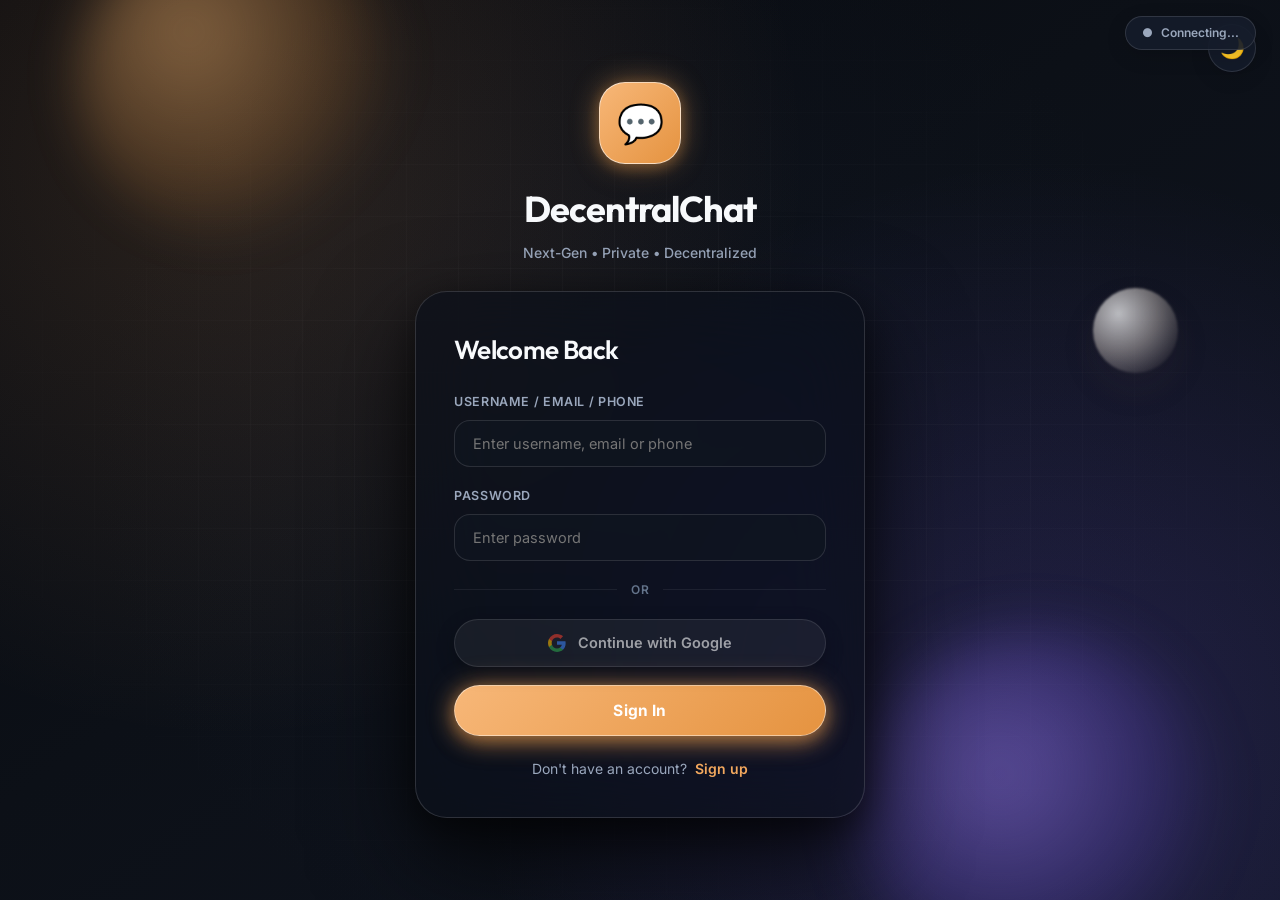
<file: frontend/index.html>
<!DOCTYPE html>
<html lang="en" data-theme="dark">

<head>
    <meta charset="UTF-8">
    <meta name="viewport" content="width=device-width, initial-scale=1.0, maximum-scale=5.0, user-scalable=yes, viewport-fit=cover, interactive-widget=resizes-content">
    <meta name="mobile-web-app-capable" content="yes">
    <meta name="apple-mobile-web-app-capable" content="yes">
    <meta name="apple-mobile-web-app-status-bar-style" content="black-translucent">
    <link rel="preconnect" href="https://fonts.googleapis.com">
    <link rel="preconnect" href="https://fonts.gstatic.com" crossorigin>
    <link href="https://fonts.googleapis.com/css2?family=Inter:wght@300;400;500;600;700;800&family=Outfit:wght@400;500;600;700;800&display=swap" rel="stylesheet">
    <link rel="stylesheet" href="styles.css?v=14">
    <script src="https://accounts.google.com/gsi/client" async defer onload="initializeGoogleSignIn()"></script>
    <title>DecentralChat - Modern Decentralized Messaging</title>
</head>

<body>

    <!-- Ambient Spatial Depth Elements (Progria Nova & FrsionOS Aesthetic) -->
    <div class="spatial-orb orb-amber" aria-hidden="true"></div>
    <div class="spatial-orb orb-violet" aria-hidden="true"></div>
    <div class="spatial-orb orb-pearl" aria-hidden="true"></div>

<!-- Toast Notification Container (managed by styles.css) -->
<div id="toastContainer"></div>

    <!--Connection Status-->
    <div id="connectionStatus" class="connection-status">
        <span id="statusIcon">●</span>
        <span id="statusText">Connecting...</span>
    </div>

    <!-- Login Screen -->
    <div id="loginScreen">
        <button class="login-theme-btn" id="loginThemeToggleBtn" onclick="toggleTheme()" title="Toggle Dark/Light Theme" aria-label="Toggle Theme">
            <span id="loginThemeIcon">🌙</span>
        </button>
        <div class="login-container">
            <div class="logo-container">
                <div class="logo">💬</div>
                <h1 class="app-title">DecentralChat</h1>
                <p class="app-subtitle">Next-Gen • Private • Decentralized</p>
            </div>

            <div class="login-box glass">
                <h2 id="authTitle" style="margin-bottom: 24px; font-size: 26px;">Welcome Back</h2>

                <div id="errorMessage" class="error-message"></div>
                <div id="successMessage" class="success-message"></div>

                <form id="authForm">
                    <div class="form-group">
                        <label>Username / Email / Phone</label>
                        <input type="text" id="username" placeholder="Enter username, email or phone" required>
                    </div>
                    <div class="form-group">
                        <label>Password</label>
                        <input type="password" id="password" placeholder="Enter password" required>
                    </div>
                    <div class="form-group" id="emailGroup" style="display: none;">
                        <label>Email</label>
                        <input type="email" id="email" placeholder="your@email.com" required>
                    </div>
                    <div class="form-group" id="phoneGroup" style="display: none;">
                        <label>Phone</label>
                        <div style="display: flex; gap: 10px;">
                            <select id="countryCode"
                                style="width: 160px; padding: 14px; border: 1px solid var(--input-border); background: var(--input-bg); border-radius: 12px; color: var(--text-primary); font-size: 14px;">
                                <option value="">Select Country</option>
                            </select>
                            <input type="tel" id="phone" placeholder="Phone number" style="flex: 1;" pattern="[0-9]*"
                                inputmode="numeric" required>
                        </div>
                        <div id="fullPhoneNumber" style="margin-top: 5px; font-size: 12px; color: var(--text-muted);"></div>
                    </div>
                    <div class="divider" style="margin: 20px 0;">
                        <span></span>
                        <span>OR</span>
                        <span></span>
                    </div>

                    <button type="button" class="btn-google" onclick="signInWithGoogle()">
                        <svg width="18" height="18" viewBox="0 0 18 18">
                            <path fill="#4285F4"
                                d="M17.64 9.2c0-.637-.057-1.251-.164-1.84H9v3.481h4.844c-.209 1.125-.843 2.078-1.796 2.717v2.258h2.908c1.702-1.567 2.684-3.874 2.684-6.615z" />
                            <path fill="#34A853"
                                d="M9 18c2.43 0 4.467-.806 5.956-2.184l-2.908-2.258c-.806.54-1.837.86-3.048.86-2.344 0-4.328-1.584-5.036-3.711H.957v2.332C2.438 15.983 5.482 18 9 18z" />
                            <path fill="#FBBC05"
                                d="M3.964 10.707c-.18-.54-.282-1.117-.282-1.707 0-.593.102-1.17.282-1.709V4.958H.957C.347 6.173 0 7.548 0 9c0 1.452.348 2.827.957 4.042l3.007-2.335z" />
                            <path fill="#EA4335"
                                d="M9 3.58c1.321 0 2.508.454 3.44 1.345l2.582-2.58C13.463.891 11.426 0 9 0 5.482 0 2.438 2.017.957 4.958L3.964 7.29C4.672 5.163 6.656 3.58 9 3.58z" />
                        </svg>
                        <span id="googleBtnText">Continue with Google</span>
                        <span id="googleBtnLoading" style="display: none;">Loading...</span>
                    </button>
                    <button type="button" class="btn-primary" id="authSubmitBtn" onclick="handleAuthSubmit()">
                        <span id="authBtnText">Sign In</span>
                        <span id="authBtnLoading" style="display: none;" class="loading"></span>
                    </button>
                </form>

                <div class="toggle-mode">
                    <span id="toggleText">Don't have an account? <a id="toggleLink">Sign up</a></span>
                </div>
            </div>
        </div>
    </div>

    <!-- Chat Interface -->
    <div id="chatInterface">
        <div class="chat-container">
            <!-- Left Navigation Rail (Mini Sidebar) -->
            <nav class="nav-rail" id="navRail">
                <div class="nav-rail-top">
                    <div class="nav-avatar-wrap" onclick="openProfileSettings()" title="Your Profile">
                        <div class="nav-avatar" id="navRailAvatar">👤</div>
                        <span class="nav-status-dot online"></span>
                    </div>
                </div>
                <div class="nav-rail-menu">
                    <button class="nav-rail-btn active" id="navBtnChats" title="Chats" onclick="switchNavSection('chats')">
                        <span class="nav-icon">💬</span>
                    </button>
                    <button class="nav-rail-btn" id="navBtnContacts" title="Contacts" onclick="switchNavSection('contacts')">
                        <span class="nav-icon">👥</span>
                    </button>
                    <button class="nav-rail-btn" id="navBtnCalls" title="Call History" onclick="switchNavSection('calls')">
                        <span class="nav-icon">📞</span>
                    </button>
                    <button class="nav-rail-btn" id="navBtnSettings" title="Settings" onclick="openProfileSettings()">
                        <span class="nav-icon">⚙️</span>
                    </button>
                </div>
                <div class="nav-rail-bottom">
                    <button class="nav-rail-btn fullscreen-btn" id="fullscreenToggleBtn" title="Toggle Fullscreen" onclick="toggleFullScreen()" aria-label="Toggle Fullscreen">
                        <span class="nav-icon" id="fullscreenIcon">⛶</span>
                    </button>
                    <button class="nav-rail-btn theme-toggle-btn" id="themeToggleBtn" title="Toggle Theme (Dark / Light)" onclick="toggleTheme()">
                        <span class="nav-icon theme-icon" id="themeIcon">🌙</span>
                    </button>
                    <button class="nav-rail-btn logout-btn" id="logoutBtn" title="Log Out" aria-label="Log Out" onclick="logout()">
                        <span class="nav-icon">🚪</span>
                    </button>
                </div>
            </nav>

            <!-- Sidebar (Chats Column) -->
            <div class="sidebar" id="sidebar">
                <div class="sidebar-header">
                    <div class="sidebar-header-top">
                        <h2 class="sidebar-title">Chats</h2>
                        <div class="sidebar-header-actions">
                            <button class="icon-btn new-chat-btn" onclick="openNewChat()" title="New Chat" aria-label="New Chat">
                                ✏️
                            </button>
                            <button class="icon-btn user-menu-btn" onclick="showUserMenu()" title="Menu" aria-label="Open user menu">
                                ⋮
                            </button>
                        </div>
                    </div>

                    <!-- User Profile Bar in Sidebar Header -->
                    <div class="user-profile" id="userProfileBar" onclick="openProfileSettings()" title="Click to view & edit Profile / Settings">
                        <div class="avatar" id="userAvatar">👤</div>
                        <div class="user-info">
                            <h3 id="currentUsername">User</h3>
                            <p class="user-role" id="userRole">Online</p>
                        </div>
                        <button class="user-profile-settings-btn" title="Open Settings" onclick="event.stopPropagation(); openProfileSettings();" aria-label="Open Settings">⚙️</button>
                    </div>

                    <div class="search-box">
                        <span class="search-icon">🔍</span>
                        <input type="text" id="searchContacts" placeholder="Search chats..."
                            oninput="searchContacts(this.value)">
                    </div>
                    <div class="chat-filters" id="chatFilters">
                        <button class="chat-filter-chip active" data-filter="all" onclick="filterChatList('all')">All</button>
                        <button class="chat-filter-chip" data-filter="direct" onclick="filterChatList('direct')">Direct</button>
                        <button class="chat-filter-chip" data-filter="group" onclick="filterChatList('group')">Groups</button>
                        <button class="chat-filter-chip" data-filter="unread" onclick="filterChatList('unread')">Unread</button>
                    </div>
                </div>

                <div class="action-buttons">
                    <button class="action-btn" onclick="openNewChat()">
                        ➕ New Chat
                    </button>
                    <button class="action-btn" onclick="openCreateGroup()">
                        👥 New Group
                    </button>
                    <button class="action-btn" onclick="openAddContact()">
                        👤 Add Contact
                    </button>
                </div>

                <div class="contacts-list" id="contactsList">
                    <!-- Chats will be loaded here -->
                </div>
            </div>

            <!-- Chat Area -->
            <div class="chat-area">
                <div id="emptyState" class="empty-state">
                    <button class="menu-toggle" onclick="toggleSidebar()"
                        style="position: absolute; top: 20px; left: 20px; z-index: 10;">
                        ☰
                    </button>

                    <div class="empty-state-icon">💬</div>
                    <h3>Select a chat to start messaging</h3>
                    <p>Your messages are end-to-end encrypted</p>
                </div>
                <div id="activeChat" style="display: none; flex-direction: column; height: 100%;">
                    <div class="chat-header">
                        <div class="chat-header-left">
                            <button class="chat-back-btn" id="chatBackBtn" onclick="backToChatList()" title="Back to Chats" aria-label="Back to Chats">
                                <svg width="22" height="22" viewBox="0 0 24 24" fill="none" stroke="currentColor" stroke-width="2.5" stroke-linecap="round" stroke-linejoin="round"><path d="M15 18l-6-6 6-6"/></svg>
                            </button>
                            <button class="menu-toggle" onclick="toggleSidebar()" title="Toggle Sidebar">☰</button>
                            <div class="avatar" id="activeChatAvatar" style="cursor: pointer;"
                                onclick="openChatAvatarViewer()">👤</div>
                            <div class="chat-header-info">
                                <h3 id="activeChatName">Contact Name</h3>
                                <p id="activeChatStatus">online</p>
                            </div>
                        </div>
                        <div class="chat-actions">
                            <button class="icon-btn" id="audioCallBtn" onclick="initiateCall('audio')"
                                title="Voice Call">📞</button>
                            <button class="icon-btn" id="videoCallBtn" onclick="initiateCall('video')"
                                title="Video Call">📹</button>
                            <button class="icon-btn" id="groupAudioCallBtn" onclick="initiateGroupCall('audio')"
                                title="Group Voice Call" style="display: none;">📞👥</button>
                            <button class="icon-btn" id="groupVideoCallBtn" onclick="initiateGroupCall('video')"
                                title="Group Video Call" style="display: none;">📹👥</button>
                            <button class="icon-btn" onclick="showChatMenu()" title="More">⋮</button>
                        </div>
                    </div>

                    <div class="messages-container" id="messagesContainer">
                        <!-- Messages will be loaded here -->
                    </div>

                    <div id="typingIndicator" class="typing-indicator" style="display: none;">
                        <span id="typingUser">Someone</span> is typing...
                    </div>

                    <!-- File Preview Container with Conversion -->
                    <div id="filePreviewContainer" class="file-preview-container" style="display: none;">
                        <div id="filePreviewItems" class="file-preview-items">
                            <!-- File previews will be added here -->
                        </div>

                        <!-- Conversion Panel -->
                        <div id="conversionPanel" class="conversion-panel" style="display: none;">
                            <div class="conversion-header">
                                <span class="conversion-icon">🔄</span>
                                <span class="conversion-title">Convert File</span>
                                <button class="conversion-close-btn" onclick="hideConversionPanel()"
                                    style="margin-left: auto; background: transparent; border: none; color: #888; cursor: pointer; font-size: 18px; padding: 4px 8px;">✕</button>
                            </div>
                            <div class="conversion-body">
                                <div class="conversion-info">
                                    <span class="current-format" id="currentFormat">JPG</span>
                                    <span class="conversion-arrow">→</span>
                                    <select id="targetFormatSelect" class="format-select"
                                        onchange="handleFormatSelection()">
                                        <option value="">Select format</option>
                                    </select>
                                </div>
                                <button id="convertFileBtn" class="convert-file-btn" onclick="convertSelectedFile()"
                                    disabled>
                                    <span id="convertBtnText">Convert</span>
                                    <span id="convertBtnSpinner" class="loading" style="display: none;"></span>
                                </button>
                                <button id="convertAllBtn" class="convert-file-btn convert-all-btn"
                                    onclick="convertAllSelectedFiles()" style="display: none;" disabled>
                                    <span id="convertAllBtnText">Convert all files</span>
                                    <span id="convertAllBtnSpinner" class="loading" style="display: none;"></span>
                                </button>
                                <div id="conversionProgress" class="conversion-progress" style="display: none;">
                                    <div class="progress-bar">
                                        <div class="progress-fill" id="progressFill"></div>
                                    </div>
                                    <div class="progress-text" id="progressText">Converting... 0%</div>
                                </div>
                            </div>
                        </div>
                    </div>

                    <!-- Voice Recording Indicator -->
                    <div id="voiceRecordingIndicator" class="typing-indicator" style="display: none;">
                        <span style="display: flex; align-items: center; gap: 8px;">
                            <span style="font-size: 20px; animation: recording-pulse 1s infinite;">⏺</span>
                            <span style="font-weight: 700;">Recording...</span>
                        </span>
                        <span id="recordingDuration"
                            style="font-weight: 700; color: #fff; min-width: 50px; text-align: center;">0:00</span>
                        <button onclick="cancelVoiceRecording()"
                            style="margin-left: 8px; background: rgba(229, 72, 77,0.4); border: 1px solid rgba(255,255,255,0.3); padding: 6px 14px; border-radius: 8px; color: #fff; cursor: pointer; font-size: 12px; font-weight: 600; transition: all 0.2s;"
                            onmouseover="this.style.background='rgba(229, 72, 77,0.6)'"
                            onmouseout="this.style.background='rgba(229, 72, 77,0.4)'">✕ Cancel</button>
                    </div>

                    <div class="message-input-container">
                        <div class="message-input-wrapper">
                            <div class="input-actions">
                                <!-- MOBILE FIX: Button based approach -->
                                <button class="icon-btn file-btn" title="Attach File" onclick="triggerFileUpload()"
                                    style="cursor: pointer; position: relative;">
                                    📎
                                </button>
                                <button class="icon-btn image-btn" title="Send Image" onclick="triggerImageUpload()"
                                    style="cursor: pointer; position: relative;">
                                    🖼️
                                </button>
                                <!-- Hidden inputs for selection -->
                                <input type="file" id="fileInput" multiple accept="*/*" style="display: none;">
                                <input type="file" id="imageInput" multiple accept="image/*,video/*"
                                     style="display: none;">
                                <button class="icon-btn" onclick="toggleEmojiPicker()" title="Emoji"
                                    id="emojiBtn">😊</button>

                            </div>
                            <textarea id="messageInput" placeholder="Type your message here..." rows="1"></textarea>

                            <!-- Send button (hidden by default, shown when text exists) -->
                            <button class="send-btn" onclick="sendMessage()" id="sendBtn"
                                style="display: none;">➤</button>

                            <!-- Voice record button (shown by default, hidden when text exists) -->
                            <button class="voice-record-btn" id="voiceRecordBtn" onclick="handleVoiceRecordClick()"
                                title="Hold to record">🎤</button>
                        </div>
                        <div id="emojiPicker" class="emoji-picker">
                            <div class="emoji-picker-header">
                                <input type="text" class="emoji-search" placeholder="🔍 Search emoji..."
                                    oninput="searchEmoji(this.value)">
                            </div>

                            <div class="emoji-categories">
                                <button class="emoji-category-btn active" data-category="smileys"
                                    onclick="filterEmojiCategory('smileys')">😊</button>
                                <button class="emoji-category-btn" data-category="gestures"
                                    onclick="filterEmojiCategory('gestures')">👋</button>
                                <button class="emoji-category-btn" data-category="people"
                                    onclick="filterEmojiCategory('people')">👤</button>
                                <button class="emoji-category-btn" data-category="animals"
                                    onclick="filterEmojiCategory('animals')">🐶</button>
                                <button class="emoji-category-btn" data-category="food"
                                    onclick="filterEmojiCategory('food')">🍕</button>
                                <button class="emoji-category-btn" data-category="travel"
                                    onclick="filterEmojiCategory('travel')">✈️</button>
                                <button class="emoji-category-btn" data-category="objects"
                                    onclick="filterEmojiCategory('objects')">⚽</button>
                                <button class="emoji-category-btn" data-category="symbols"
                                    onclick="filterEmojiCategory('symbols')">❤️</button>
                            </div>

                            <div id="emojiSuggestions" class="emoji-suggestions" style="display: none;"></div>

                            <div id="emojiGrid" class="emoji-grid">
                                <!-- Emojis will be loaded here -->
                            </div>
                        </div>
                    </div>
                </div>
            </div>
        </div>
    </div>

    <!-- Hidden inputs for video/audio (rarely used directly) -->
    <input type="file" id="videoInput" accept="video/*" style="display:none;">
    <input type="file" id="audioInput" accept="audio/*" style="display:none;">

    <!-- Call Overlay -->
    <div id="callOverlay" class="call-overlay">
        <div id="callInfo" class="call-info">
            <div class="call-avatar" id="callAvatar">👤</div>
            <div class="call-name" id="callName">Contact Name</div>
            <div class="call-status" id="callStatus">Calling...</div>
            <div class="call-duration" id="callDuration" style="display: none;">00:00</div>
        </div>

        <video id="remoteVideo" autoplay playsinline style="display: none;"></video>
        <video id="localVideo" autoplay playsinline muted style="display: none;"></video>

        <!-- Group Call Grid -->
        <div id="groupCallGrid" class="group-call-grid" style="display: none;">
            <!-- Participant videos will be added here dynamically -->
        </div>

        <!-- Local Video Preview for Group Calls -->
        <div id="groupLocalVideo" class="group-call-local-preview" style="display: none;">
            <video id="groupLocalVideoElement" autoplay playsinline muted></video>
        </div>

        <div class="call-controls">
            <div class="call-btn-wrap" id="answerCallWrap" style="display: none;">
                <button class="call-btn answer" id="answerCallBtn" onclick="answerCall()">📞</button>
                <span class="call-btn-label">Answer</span>
            </div>
            <div class="call-btn-wrap">
                <button class="call-btn mute" id="muteBtn" onclick="toggleMute()">🎤</button>
                <span class="call-btn-label">Mute</span>
            </div>
            <div class="call-btn-wrap">
                <button class="call-btn end" id="endCallBtn" onclick="endCall()">📵</button>
                <span class="call-btn-label">End</span>
            </div>
            <div class="call-btn-wrap" id="videoToggleWrap" style="display: none;">
                <button class="call-btn mute" id="videoToggleBtn" onclick="toggleVideo()">📹</button>
                <span class="call-btn-label">Camera</span>
            </div>
        </div>
    </div>

    <!-- User Menu Modal -->
    <div id="userMenuModal" class="modal">
        <div class="modal-content glass-strong">
            <div class="modal-header">
                <h2 class="modal-title">👤 Menu</h2>
                <button class="close-btn" onclick="closeModal('userMenuModal')">✕</button>
            </div>
            <div class="user-list">
                <div class="user-item" onclick="openProfileSettings()">
                    ⚙️ Settings
                </div>
                <div class="user-item" onclick="openPhoneVerification()">
                    📱 Verify Phone
                </div>
                <div class="user-item" onclick="loadCallHistory()">
                    📞 Call History
                </div>
                <div class="user-item" onclick="openContactsManager()">
                    👥 Manage Contacts
                </div>
                <div class="user-item" onclick="logout()" style="color: #E5484D;">
                    🚪 Logout
                </div>
            </div>
        </div>
    </div>

    <!-- Phone Verification Modal -->
    <div id="phoneVerificationModal" class="modal">
        <div class="modal-content glass-strong" style="max-width: 480px;">
            <div class="modal-header">
                <h2 class="modal-title">📱 Verify Phone Number</h2>
                <button class="close-btn" onclick="closeModal('phoneVerificationModal')">✕</button>
            </div>
            <div class="modal-scroll-body">
                <div id="phoneVerificationStep1">
                    <div class="form-group">
                        <label>Phone Number</label>
                        <input type="tel" id="phoneVerificationInput" placeholder="+1234567890">
                    </div>
                    <button class="btn-primary" onclick="sendPhoneVerification()" style="width: 100%; margin-top: 6px;">Send Code</button>
                </div>

                <div id="phoneVerificationStep2" style="display: none;">
                    <p style="margin-bottom: 20px; color: var(--text-secondary); font-size: 14px;">
                        We sent a verification code to <strong id="verificationPhone" style="color: var(--accent-amber);"></strong>
                    </p>
                    <div class="form-group">
                        <label>Verification Code</label>
                        <input type="text" id="phoneVerificationCode" placeholder="Enter 6-digit code" maxlength="6">
                    </div>
                    <button class="btn-primary" onclick="verifyPhoneCode()" style="width: 100%; margin-top: 6px;">Verify</button>
                    <button class="action-btn" onclick="sendPhoneVerification()" style="margin-top: 10px; width: 100%;">
                        Resend Code
                    </button>
                </div>
            </div>
        </div>
    </div>

    <!-- Add Contact Modal -->
    <div id="addContactModal" class="modal">
        <div class="modal-content glass-strong" style="max-width: 500px;">
            <div class="modal-header">
                <h2 class="modal-title">👤 Add Contact</h2>
                <button class="close-btn" onclick="closeModal('addContactModal')">✕</button>
            </div>
            <div class="modal-scroll-body">
                <div class="form-group">
                    <label>Search by Username, Email or Phone</label>
                    <input type="text" id="contactSearchInput" placeholder="Enter username, email or phone">
                </div>
                <button class="btn-primary" onclick="searchAndAddContact()" style="width: 100%;">Search & Add</button>

                <div id="addContactSearchResults" class="user-list" style="margin-top: 20px; display: none; padding: 0;">
                    <!-- Search results will appear here -->
                </div>
            </div>
        </div>
    </div>

    <!-- New Chat Modal -->
    <div id="newChatModal" class="modal">
        <div class="modal-content glass-strong" style="max-width: 520px; max-height: 82vh;">
            <div class="modal-header">
                <h2 class="modal-title">💬 New Chat</h2>
                <button class="close-btn" onclick="closeModal('newChatModal')">✕</button>
            </div>
            <div id="contactsForChat" class="modal-scroll-body user-list">
                <!-- Contacts will be loaded here -->
            </div>
        </div>
    </div>

    <!-- Create Group Modal -->
    <div id="createGroupModal" class="modal">
        <div class="modal-content glass-strong" style="max-width: 520px; max-height: 85vh;">
            <div class="modal-header">
                <h2 class="modal-title">👥 Create Group</h2>
                <button class="close-btn" onclick="closeModal('createGroupModal')">✕</button>
            </div>
            <div class="modal-scroll-body">
                <div class="form-group">
                    <label>Group Name</label>
                    <input type="text" id="groupName" placeholder="Enter group name">
                </div>
                <div class="form-group">
                    <label>Description (Optional)</label>
                    <input type="text" id="groupDescription" placeholder="Group description">
                </div>
                <div class="form-group">
                    <label>Select Members</label>
                    <div id="createGroupMembersList" class="group-members-list">
                        <!-- Contact checkboxes will be loaded here -->
                    </div>
                </div>
                <button class="btn-primary" onclick="createGroup()" style="width: 100%; margin-top: 10px;">Create Group</button>
            </div>
        </div>
    </div>

    <!-- Call History Modal -->
    <div id="callHistoryModal" class="modal">
        <div class="modal-content glass-strong" style="max-width: 540px; max-height: 82vh;">
            <div class="modal-header">
                <h2 class="modal-title">📞 Call History</h2>
                <button class="close-btn" onclick="closeModal('callHistoryModal')">✕</button>
            </div>
            <div id="callHistoryList" class="modal-scroll-body user-list">
                <!-- Call history will be loaded here -->
            </div>
        </div>
    </div>

    <!-- Contacts Manager Modal -->
    <div id="contactsManagerModal" class="modal">
        <div class="modal-content glass-strong" style="max-width: 540px; max-height: 82vh;">
            <div class="modal-header">
                <h2 class="modal-title">👥 Contacts</h2>
                <button class="close-btn" onclick="closeModal('contactsManagerModal')">✕</button>
            </div>
            <div id="contactsManagerList" class="modal-scroll-body user-list">
                <!-- Contacts will be loaded here -->
            </div>
        </div>
    </div>

    <!-- Settings Modal -->
    <div id="settingsModal" class="modal">
        <div class="modal-content glass-strong" style="max-width: 600px; max-height: 88vh;">
            <div class="modal-header">
                <h2 class="modal-title">⚙️ Settings</h2>
                <button class="close-btn" onclick="closeModal('settingsModal')">✕</button>
            </div>

            <!-- Pinned Tab Bar -->
            <div class="settings-tabs">
                <button class="settings-tab-btn active" onclick="switchSettingsTab('profile',this)">👤 Profile</button>
                <button class="settings-tab-btn" onclick="switchSettingsTab('privacy',this)">🔒 Privacy</button>
                <button class="settings-tab-btn" onclick="switchSettingsTab('security',this)">🛡️ Security</button>
            </div>

            <!-- Inset Scroll Body (Clips safely inside 32px rounded corners with zero scrollbar spillover) -->
            <div class="modal-scroll-body">
                <!-- ─── Profile Tab ─────────────────────────────── -->
                <div id="settingsTab-profile" class="settings-tab-panel active">

                    <!-- Avatar -->
                    <div style="text-align: center; padding: 12px 0 20px;">
                        <div class="avatar-preview-wrapper">
                            <div class="avatar-preview" id="settingsAvatarPreview"
                                onclick="document.getElementById('avatarUpload').click()" title="Change photo">
                                👤
                                <div class="avatar-hover-overlay">
                                    📷
                                    <span>Change</span>
                                </div>
                            </div>
                            <div class="avatar-upload-badge" onclick="document.getElementById('avatarUpload').click()" title="Change photo">
                                📷
                            </div>
                        </div>
                        <input type="file" id="avatarUpload" accept="image/*" style="display: none;">
                        <p style="font-size: 12px; color: var(--text-muted); margin: 0;">Tap to change photo</p>
                    </div>

                    <!-- Identity Section -->
                    <div class="settings-section">
                        <div class="settings-section-header">
                            <div class="settings-section-icon">👤</div>
                            <h3>Identity</h3>
                        </div>

                        <div style="display: flex; flex-direction: column; gap: 14px;">
                            <div class="form-group" style="margin: 0;">
                                <label>Username</label>
                                <input type="text" id="settingsUsername" placeholder="Your username">
                            </div>

                            <div class="form-group" style="margin: 0;">
                                <label>Email <span style="color: var(--text-muted); font-weight: 500; font-size: 11px; text-transform: none;">· Cannot be changed</span></label>
                                <input type="email" id="settingsEmail" placeholder="your@email.com" readonly style="opacity: 0.65; cursor: not-allowed;">
                            </div>

                            <div class="form-group" style="margin: 0;">
                                <label>Bio</label>
                                <textarea id="settingsBio" placeholder="Tell people a little about yourself…" rows="3"></textarea>
                            </div>
                        </div>
                    </div>

                    <!-- Phone Section -->
                    <div class="settings-section">
                        <div class="settings-section-header">
                            <div class="settings-section-icon">📱</div>
                            <h3>Phone</h3>
                        </div>
                        <div class="setting-item" style="border-bottom: none; padding: 4px 0 0;">
                            <div class="setting-item-icon">📱</div>
                            <div class="setting-item-text">
                                <div id="settingsPhone" class="setting-label" style="color: var(--accent-amber);">Not set</div>
                                <div class="setting-description">
                                    <span id="phoneVerificationStatus">❌ Not verified</span>
                                </div>
                            </div>
                            <button class="action-btn"
                                onclick="openPhoneVerification(); closeModal('settingsModal');"
                                style="width: auto; min-width: 0; max-width: fit-content; padding: 8px 18px; margin-left: auto; flex-shrink: 0;">
                                Verify →
                            </button>
                        </div>
                    </div>

                    <!-- Appearance & Theme Section -->
                    <div class="settings-section">
                        <div class="settings-section-header">
                            <div class="settings-section-icon">🎨</div>
                            <h3>Appearance & Theme</h3>
                        </div>
                        <div class="setting-item">
                            <div class="setting-item-icon">🎨</div>
                            <div class="setting-item-text">
                                <div class="setting-label">Dark Theme</div>
                                <div class="setting-description">Switch between Cyber Obsidian and Alabaster Spatial Glass themes</div>
                            </div>
                            <label class="switch">
                                <input type="checkbox" id="settingsThemeToggle" onchange="toggleTheme(this.checked ? 'dark' : 'light')" checked>
                                <span class="slider"></span>
                            </label>
                        </div>
                    </div>

                    <button class="btn-primary" onclick="saveSettings()" style="margin-top: 10px; margin-bottom: 8px; width: 100%;">💾 Save Profile</button>
                </div>

                <!-- ─── Privacy Tab ──────────────────────────────── -->
                <div id="settingsTab-privacy" class="settings-tab-panel">

                    <div class="settings-section">
                        <div class="settings-section-header">
                            <div class="settings-section-icon blue">🔔</div>
                            <h3>Notifications</h3>
                        </div>

                        <div class="setting-item">
                            <div class="setting-item-icon">🔔</div>
                            <div class="setting-item-text">
                                <div class="setting-label">Push Notifications</div>
                                <div class="setting-description">Receive alerts for new messages</div>
                            </div>
                            <label class="switch">
                                <input type="checkbox" id="notificationsSetting" checked>
                                <span class="slider"></span>
                            </label>
                        </div>
                    </div>

                    <div class="settings-section">
                        <div class="settings-section-header">
                            <div class="settings-section-icon purple">👁️</div>
                            <h3>Visibility</h3>
                        </div>

                        <div class="setting-item">
                            <div class="setting-item-icon">✅</div>
                            <div class="setting-item-text">
                                <div class="setting-label">Read Receipts</div>
                                <div class="setting-description">Let others see when you've read their messages</div>
                            </div>
                            <label class="switch">
                                <input type="checkbox" id="readReceiptsSetting" checked>
                                <span class="slider"></span>
                            </label>
                        </div>

                        <div class="setting-item">
                            <div class="setting-item-icon">⌨️</div>
                            <div class="setting-item-text">
                                <div class="setting-label">Typing Indicator</div>
                                <div class="setting-description">Show "typing…" when you compose a message</div>
                            </div>
                            <label class="switch">
                                <input type="checkbox" id="typingIndicatorSetting" checked>
                                <span class="slider"></span>
                            </label>
                        </div>

                        <div class="setting-item">
                            <div class="setting-item-icon">🟢</div>
                            <div class="setting-item-text">
                                <div class="setting-label">Online Status</div>
                                <div class="setting-description">Show your active status to contacts</div>
                            </div>
                            <label class="switch">
                                <input type="checkbox" id="onlineStatusSetting" checked>
                                <span class="slider"></span>
                            </label>
                        </div>
                    </div>

                    <button class="btn-primary" onclick="saveSettings()" style="margin-bottom: 4px; width: 100%;">💾
                        Save Privacy</button>
                </div>

                <!-- ─── Security Tab ─────────────────────────────── -->
                <div id="settingsTab-security" class="settings-tab-panel">

                    <!-- E2E Status Card -->
                    <div id="e2eStatusCard" class="security-status-card inactive" style="margin-bottom: 16px;">
                        <div class="security-status-icon" id="e2eStatusIcon">🔓</div>
                        <div class="security-status-text">
                            <h4 id="e2eStatusTitle">Encryption Initialising…</h4>
                            <p id="e2eStatusDesc">Setting up your end-to-end encrypted keys. This only happens once.</p>
                        </div>
                    </div>

                    <div class="settings-section">
                        <div class="settings-section-header">
                            <div class="settings-section-icon green">🔑</div>
                            <h3>End-to-End Encryption</h3>
                        </div>

                        <div class="setting-item" style="cursor: default;">
                            <div class="setting-item-icon">🔐</div>
                            <div class="setting-item-text">
                                <div class="setting-label">Messages</div>
                                <div class="setting-description">All direct messages use ECDH P-256 + AES-GCM 256-bit
                                </div>
                            </div>
                            <span style="font-size: 18px;" id="e2eMsgBadge">⏳</span>
                        </div>

                        <div class="setting-item" style="cursor: default;">
                            <div class="setting-item-icon">📞</div>
                            <div class="setting-item-text">
                                <div class="setting-label">Calls</div>
                                <div class="setting-description">Voice &amp; video calls use DTLS-SRTP end-to-end</div>
                            </div>
                            <span style="font-size: 18px;">✅</span>
                        </div>

                        <div class="setting-item"
                            style="flex-direction: column; align-items: flex-start; gap: 8px; cursor: default;">
                            <div style="display: flex; align-items: center; gap: 12px; width: 100%;">
                                <div class="setting-item-icon">🗝️</div>
                                <div class="setting-item-text">
                                    <div class="setting-label">Your Public Key</div>
                                    <div class="setting-description">Share this with contacts to verify your identity
                                    </div>
                                </div>
                            </div>
                            <div id="publicKeyDisplay" class="encryption-key-info"
                                style="width: 100%; box-sizing: border-box;">
                                Generating…
                            </div>
                        </div>
                    </div>

                    <div class="settings-section">
                        <div class="settings-section-header">
                            <div class="settings-section-icon rose">⚠️</div>
                            <h3>Key Management</h3>
                        </div>

                        <div class="setting-item" onclick="regenerateKeys()" style="cursor: pointer;">
                            <div class="setting-item-icon">🔄</div>
                            <div class="setting-item-text">
                                <div class="setting-label">Regenerate Keys</div>
                                <div class="setting-description">Create new encryption keys (will break existing chats)
                                </div>
                            </div>
                            <span class="setting-chevron">›</span>
                        </div>
                    </div>

                </div><!-- /security tab -->

            </div>
        </div>
    </div>

    <!-- Backdrop for mobile -->
    <div id="contextMenuBackdrop" class="context-menu-backdrop"></div>

    <!-- Update Message Context Menu -->
    <div id="messageContextMenu" class="message-context-menu" style="display: none;">
        <div class="context-menu-handle" style="display: none;"></div>

        <div class="context-menu-item" onclick="copyMessage()">
            <span class="menu-icon">📋</span>
            <span>Copy Text</span>
        </div>

        <div class="context-menu-item" onclick="replyToMessage()">
            <span class="menu-icon">↩️</span>
            <span>Reply</span>
        </div>

        <div class="context-menu-item" onclick="openForwardMessage()">
            <span class="menu-icon">↗️</span>
            <span>Forward Message</span>
        </div>

        <div class="context-menu-divider"></div>

        <div class="context-menu-item" id="editMenuItem" onclick="editMessage()">
            <span class="menu-icon">✏️</span>
            <span>Edit Message</span>
        </div>

        <div class="context-menu-divider"></div>

        <div class="context-menu-item danger" onclick="deleteMessageForMe()">
            <span class="menu-icon">🗑️</span>
            <span>Delete for Me</span>
        </div>

        <div class="context-menu-item danger" id="deleteForAllMenuItem" onclick="deleteMessageForAll()">
            <span class="menu-icon">❌</span>
            <span>Delete for Everyone</span>
        </div>
    </div>
    <!-- Edit Message Modal -->
    <div id="editMessageModal" class="modal">
        <div class="modal-content glass-strong" style="max-width: 500px;">
            <div class="modal-header">
                <h2 class="modal-title">✏️ Edit Message</h2>
                <button class="close-btn" onclick="cancelEdit()">✕</button>
            </div>

            <div class="modal-scroll-body">
                <div class="form-group">
                    <label>Message</label>
                    <textarea id="editMessageText" rows="4" placeholder="Type your message..."></textarea>
                </div>

                <div style="display: flex; gap: 12px; margin-top: 14px;">
                    <button class="btn-primary" onclick="saveEditedMessage()" style="flex: 1;">💾 Save</button>
                    <button class="action-btn" onclick="cancelEdit()"
                        style="flex: 1; background: rgba(229, 72, 77, 0.15); border-color: rgba(229, 72, 77, 0.35); color: #F0787C;">Cancel</button>
                </div>
            </div>
        </div>
    </div>

    <!-- Forward Message Modal -->
    <div id="forwardMessageModal" class="modal">
        <div class="modal-content glass-strong" style="max-width: 520px; max-height: 85vh;">
            <div class="modal-header">
                <h2 class="modal-title">↗️ Forward Message</h2>
                <button class="close-btn" onclick="closeModal('forwardMessageModal')">✕</button>
            </div>

            <div class="modal-scroll-body">
                <!-- Search box for chats -->
                <div class="form-group" style="margin-bottom: 12px;">
                    <input type="text" id="forwardSearchInput" placeholder="🔍 Search chats..."
                        oninput="filterForwardChats(this.value)">
                </div>

                <!-- Selected chats indicator -->
                <div id="forwardSelectedCount"
                    style="display: none; padding: 10px 14px; background: var(--accent-amber-subtle); border: 1px solid var(--accent-amber-border); border-radius: 14px; margin-bottom: 12px; color: var(--accent-amber); font-size: 13.5px; text-align: center; font-weight: 600;">
                    <span id="forwardSelectedCountText">0 chats selected</span>
                </div>

                <!-- Chats list -->
                <div id="forwardChatsList" class="user-list"
                    style="flex: 1; overflow-y: auto; max-height: 380px; margin-bottom: 16px; padding: 0;">
                    <!-- Chats will be loaded here -->
                </div>

                <!-- Forward button -->
                <button class="btn-primary" onclick="confirmForward()" id="forwardButton" disabled style="width: 100%; opacity: 0.5;">
                    <span id="forwardButtonText">↗️ Forward</span>
                    <span id="forwardButtonLoading" style="display: none;">Forwarding...</span>
                </button>
            </div>
        </div>
    </div>

    <!-- Chat Info/Settings Modal -->
    <div id="chatMenuModal" class="modal">
        <div class="modal-content glass-strong" style="max-width: 520px; max-height: 88vh;">
            <div class="modal-header">
                <h2 class="modal-title">💬 Chat Info</h2>
                <button class="close-btn" onclick="closeModal('chatMenuModal')">✕</button>
            </div>

            <div class="modal-scroll-body">
                <!-- Chat Avatar/Name -->
                <div style="text-align: center; padding: 10px 0 20px;">
                    <div id="chatMenuAvatar" class="avatar"
                        style="width: 88px; height: 88px; font-size: 42px; margin: 0 auto 14px; border-radius: 26px; border: 2px solid var(--glass-border); box-shadow: var(--accent-violet-glow);">👤</div>
                    <h3 id="chatMenuName" style="font-size: 22px; font-weight: 700; margin-bottom: 4px; color: var(--text-primary);">Chat Name</h3>
                    <p id="chatMenuType" style="color: var(--text-secondary); font-size: 13.5px; font-weight: 500;">Direct Chat</p>
                </div>

                <!-- Chat Actions -->
                <div class="settings-section">
                    <h3>Actions</h3>

                    <div class="setting-item" onclick="muteChat()">
                        <div>
                            <div class="setting-label">Mute Notifications</div>
                            <div class="setting-description">Stop receiving notifications from this chat</div>
                        </div>
                        <label class="switch">
                            <input type="checkbox" id="chatMuteSetting">
                            <span class="slider"></span>
                        </label>
                    </div>

                    <div class="setting-item" onclick="viewChatMedia()">
                        <div>
                            <div class="setting-label">📎 Media & Files</div>
                            <div class="setting-description">View shared photos, videos, and documents</div>
                        </div>
                        <span style="color: var(--text-muted); font-size: 16px;">→</span>
                    </div>

                    <div class="setting-item" onclick="searchInChat()">
                        <div>
                            <div class="setting-label">🔍 Search Messages</div>
                            <div class="setting-description">Find messages in this chat</div>
                        </div>
                        <span style="color: var(--text-muted); font-size: 16px;">→</span>
                    </div>
                </div>

                <!-- Group Info (shown only for groups) -->
                <div class="settings-section" id="groupInfoSection" style="display: none;">
                    <h3>Group Info</h3>

                    <div class="setting-item" onclick="viewGroupMembers()">
                        <div>
                            <div class="setting-label">👥 Members</div>
                            <div class="setting-description" id="memberCount">0 members</div>
                        </div>
                        <span style="color: var(--text-muted); font-size: 16px;">→</span>
                    </div>

                    <div class="setting-item" onclick="editGroupInfo()">
                        <div>
                            <div class="setting-label">✏️ Edit Group Info</div>
                            <div class="setting-description">Change name, photo, and description</div>
                        </div>
                        <span style="color: var(--text-muted); font-size: 16px;">→</span>
                    </div>
                </div>

                <!-- Danger Zone -->
                <div class="settings-section danger-section" style="margin-top: 18px;">
                    <h3 style="color: var(--status-busy);">Danger Zone</h3>

                    <div class="setting-item" onclick="clearChatHistory()" style="cursor: pointer;">
                        <div>
                            <div class="setting-label" style="color: #F0787C;">🗑️ Clear Chat History</div>
                            <div class="setting-description">Delete all messages from this chat</div>
                        </div>
                    </div>

                    <div class="setting-item" onclick="blockUser()" id="blockUserItem"
                        style="cursor: pointer; display: none;">
                        <div>
                            <div class="setting-label" style="color: #F0787C;">🚫 Block User</div>
                            <div class="setting-description">Block this user from messaging you</div>
                        </div>
                    </div>

                    <div class="setting-item" onclick="leaveChat()" style="cursor: pointer;">
                        <div>
                            <div class="setting-label" style="color: #F0787C;">🚪 Leave Chat</div>
                            <div class="setting-description">Exit and delete this chat</div>
                        </div>
                    </div>
                </div>
            </div>
        </div>
    </div>

    <!-- Media & Files Modal -->
    <div id="mediaFilesModal" class="modal">
        <div class="modal-content glass-strong" style="max-width: 820px; max-height: 88vh;">
            <div class="modal-header">
                <h2 class="modal-title">📎 Media & Files</h2>
                <button class="close-btn" onclick="closeModal('mediaFilesModal')">✕</button>
            </div>

            <!-- Filter Tabs -->
            <div class="media-filter-bar">
                <button class="media-filter-btn active" data-filter="all" onclick="filterMediaFiles('all')">All</button>
                <button class="media-filter-btn" data-filter="image" onclick="filterMediaFiles('image')">📷 Photos</button>
                <button class="media-filter-btn" data-filter="video" onclick="filterMediaFiles('video')">🎥 Videos</button>
                <button class="media-filter-btn" data-filter="audio" onclick="filterMediaFiles('audio')">🎵 Audio</button>
                <button class="media-filter-btn" data-filter="document" onclick="filterMediaFiles('document')">📄 Documents</button>
            </div>

            <!-- Media Grid Body -->
            <div id="mediaGrid" class="modal-scroll-body">
                <div style="text-align: center; color: var(--text-muted); padding: 40px;">
                    <div class="loading"></div>
                    <p style="margin-top: 15px;">Loading media...</p>
                </div>
            </div>
        </div>
    </div>

    <!-- Search Messages Modal -->
    <div id="searchMessagesModal" class="modal">
        <div class="modal-content glass-strong" style="max-width: 620px; max-height: 88vh;">
            <div class="modal-header">
                <h2 class="modal-title">🔍 Search Messages</h2>
                <button class="close-btn" onclick="closeModal('searchMessagesModal')">✕</button>
            </div>

            <!-- Search Input Container -->
            <div style="padding: 16px 24px 12px; border-bottom: 1px solid var(--glass-border-subtle); flex-shrink: 0;">
                <input type="text" id="messageSearchInput" placeholder="Search for messages in this conversation..."
                    oninput="searchMessages(this.value)">
            </div>

            <!-- Search Results Body -->
            <div id="searchResults" class="modal-scroll-body">
                <div id="search-results" class="search-results">
                    <div style="text-align: center; color: var(--text-muted); padding: 40px;">
                        <p style="font-size: 40px; margin-bottom: 10px;">🔍</p>
                        <p>Type to search messages</p>
                    </div>
                </div>
            </div>
        </div>
    </div>

    <!-- Group Members Modal -->
    <div id="groupMembersModal" class="modal">
        <div class="modal-content glass-strong" style="max-width: 520px; max-height: 88vh;">
            <div class="modal-header">
                <h2 class="modal-title">👥 Group Members</h2>
                <button class="close-btn" onclick="closeModal('groupMembersModal')">✕</button>
            </div>

            <div id="groupMembersList" class="modal-scroll-body">
                <div style="text-align: center; color: var(--text-muted); padding: 40px;">
                    <div class="loading"></div>
                    <p style="margin-top: 15px;">Loading members...</p>
                </div>
            </div>

            <div class="modal-footer" style="padding: 16px 24px;">
                <button class="btn-primary" onclick="showAddMembersDialog()" style="width: 100%;">➕ Add Members</button>
            </div>
        </div>
    </div>

    <!-- Edit Group Modal -->
    <div id="editGroupModal" class="modal">
        <div class="modal-content glass-strong" style="max-width: 520px;">
            <div class="modal-header">
                <h2 class="modal-title">✏️ Edit Group Info</h2>
                <button class="close-btn" onclick="closeModal('editGroupModal')">✕</button>
            </div>

            <div class="modal-scroll-body">
                <div style="text-align: center; margin-bottom: 22px;">
                    <div id="editGroupAvatar" class="avatar"
                        style="width: 88px; height: 88px; font-size: 42px; margin: 0 auto; border-radius: 26px; border: 2px solid var(--glass-border); box-shadow: var(--accent-violet-glow);">
                        👥
                    </div>
                    <button onclick="document.getElementById('groupAvatarUpload').click()"
                        class="action-btn"
                        style="margin-top: 12px; display: inline-flex; align-items: center; gap: 8px; padding: 8px 18px;">
                        📷 Change Photo
                    </button>
                    <input type="file" id="groupAvatarUpload" accept="image/*" style="display: none;">
                </div>

                <div class="form-group">
                    <label>Group Name</label>
                    <input type="text" id="editGroupName" placeholder="Enter group name">
                </div>

                <div class="form-group">
                    <label>Description</label>
                    <textarea id="editGroupDescription" placeholder="Group description (optional)" rows="3"></textarea>
                </div>

                <button class="btn-primary" onclick="saveGroupChanges()" style="width: 100%; margin-top: 8px;">💾 Save Changes</button>
            </div>
        </div>
    </div>

    <!-- Custom Alert Modal -->
    <div id="customAlertModal" class="modal" style="z-index: 10000;">
        <div class="modal-content glass-strong" style="max-width: 450px;">
            <div class="modal-header">
                <h2 class="modal-title" id="customAlertTitle">Notice</h2>
                <button class="close-btn" onclick="closeCustomAlert()">✕</button>
            </div>
            <div class="modal-scroll-body" id="customAlertMessage"
                style="color: var(--text-primary); line-height: 1.6; white-space: pre-wrap; font-size: 15px;">
            </div>
            <div class="modal-footer">
                <button class="btn-primary" onclick="closeCustomAlert()" style="min-width: 100px;">OK</button>
            </div>
        </div>
    </div>

    <!-- Custom Confirm Modal -->
    <div id="customConfirmModal" class="modal" style="z-index: 10000;">
        <div class="modal-content glass-strong" style="max-width: 450px;">
            <div class="modal-header">
                <h2 class="modal-title" id="customConfirmTitle">Confirm</h2>
                <button class="close-btn" onclick="closeCustomConfirm(false)">✕</button>
            </div>
            <div class="modal-scroll-body" id="customConfirmMessage"
                style="color: var(--text-primary); line-height: 1.6; white-space: pre-wrap; font-size: 15px;">
            </div>
            <div class="modal-footer">
                <button class="btn-secondary" onclick="closeCustomConfirm(false)"
                    style="min-width: 100px;">Cancel</button>
                <button class="btn-primary" onclick="closeCustomConfirm(true)"
                    style="min-width: 100px;">Confirm</button>
            </div>
        </div>
    </div>


<script src="app.js?v=13"></script>
</body>

</html>
</file>
<file: frontend/styles.css>
/* ==========================================================================
   DECENTRALCHAT - HIGH-TECH SPATIAL GLASSMORPHIC DESIGN SYSTEM
   Modeled after:
   • Ref 1: "Progria Nova" (Champagne/Alabaster luxury studio, Glowing Amber-Gold Pill hero CTA, Specular Glass)
   • Ref 2: "FrsionOS / Fetura" (Spatial VisionOS Floating Glass Container, Holographic Celestial Violet, Obsidian Pills)
   ========================================================================== */

@import url('https://fonts.googleapis.com/css2?family=Inter:wght@300;400;500;600;700;800&family=Outfit:wght@400;500;600;700;800&display=swap');

/* --------------------------------------------------------------------------
   1. CSS VARIABLES & THEME TOKENS
   -------------------------------------------------------------------------- */
:root, [data-theme="dark"] {
    --theme-mode: 'dark';

    /* Canvas / Studio Background (Cyber Obsidian Space Studio) */
    --app-canvas-bg: #07090e;
    --app-body-bg: radial-gradient(circle at 18% 18%, rgba(245, 168, 94, 0.14) 0%, transparent 45%),
                   radial-gradient(circle at 82% 82%, rgba(124, 92, 252, 0.18) 0%, transparent 45%),
                   radial-gradient(circle at 50% 50%, rgba(18, 24, 38, 0.45) 0%, transparent 70%),
                   linear-gradient(145deg, #07090e 0%, #0c1017 45%, #101522 100%);

    /* Spatial Floating Glass Window (Ref 2 FrsionOS Container) */
    --window-bg: rgba(13, 17, 25, 0.76);
    --window-border: rgba(255, 255, 255, 0.14);
    --window-specular: inset 0 1px 1px rgba(255, 255, 255, 0.22), inset 0 0 0 1px rgba(255, 255, 255, 0.04);
    --window-shadow: 0 40px 100px rgba(0, 0, 0, 0.75), 0 12px 36px rgba(0, 0, 0, 0.45);

    /* Glass Surfaces */
    --glass-bg: rgba(18, 24, 36, 0.68);
    --glass-bg-subtle: rgba(255, 255, 255, 0.035);
    --glass-bg-elevated: rgba(22, 29, 44, 0.85);
    --glass-bg-card: rgba(255, 255, 255, 0.055);
    --glass-bg-card-hover: rgba(255, 255, 255, 0.10);
    --glass-bg-card-active: linear-gradient(135deg, rgba(124, 92, 252, 0.28) 0%, rgba(245, 168, 94, 0.15) 100%);
    
    --glass-border: rgba(255, 255, 255, 0.12);
    --glass-border-subtle: rgba(255, 255, 255, 0.065);
    --glass-border-hover: rgba(255, 255, 255, 0.24);
    --glass-border-active: rgba(124, 92, 252, 0.6);

    /* Blur Intensities */
    --glass-blur: blur(28px) saturate(180%);
    --glass-blur-heavy: blur(40px) saturate(190%);

    /* Typography */
    --text-primary: #f8fafc;
    --text-secondary: #9aa7bc;
    --text-muted: #64748b;
    --text-inverse: #07090e;

    /* Accents: Amber-Gold (Ref 1) & Holographic Violet (Ref 2) */
    --accent-primary: #f2a85e;
    --accent-primary-hover: #e09348;
    --accent-amber: #f2a85e;
    --accent-amber-hover: #e09348;
    --accent-amber-gradient: linear-gradient(135deg, #f7b778 0%, #e59340 100%);
    --accent-amber-glow: 0 0 28px rgba(242, 168, 94, 0.45), 0 4px 14px rgba(229, 147, 64, 0.3);
    --accent-amber-subtle: rgba(242, 168, 94, 0.14);
    --accent-amber-border: rgba(242, 168, 94, 0.35);

    --accent-violet: #8b68fc;
    --accent-violet-hover: #7850f8;
    --accent-violet-gradient: linear-gradient(135deg, #9b7bff 0%, #7850f8 100%);
    --accent-violet-glow: 0 0 28px rgba(139, 104, 252, 0.45), 0 4px 14px rgba(120, 80, 248, 0.3);
    --accent-violet-subtle: rgba(139, 104, 252, 0.14);

    --accent-gradient: var(--accent-amber-gradient);
    --accent-glow: var(--accent-amber-glow);
    --accent-subtle: var(--accent-amber-subtle);

    /* Dark Obsidian Pill (Ref 2 "See Ct") */
    --pill-dark-bg: rgba(255, 255, 255, 0.09);
    --pill-dark-text: #ffffff;
    --pill-dark-border: rgba(255, 255, 255, 0.18);
    --pill-dark-shadow: 0 6px 20px rgba(0, 0, 0, 0.4);

    /* Status Colors */
    --status-online: #10b981;
    --status-offline: #64748b;
    --status-away: #f59e0b;
    --status-busy: #ef4444;

    /* Message Bubbles */
    --msg-in-bg: rgba(24, 31, 46, 0.78);
    --msg-in-border: rgba(255, 255, 255, 0.12);
    --msg-in-text: #f1f5f9;
    --msg-in-time: #8e9db3;
    --msg-in-shadow: 0 6px 20px rgba(0, 0, 0, 0.35), inset 0 1px 1px rgba(255, 255, 255, 0.15);

    --msg-out-bg: linear-gradient(135deg, #7c5cfc 0%, #5833ea 100%);
    --msg-out-border: rgba(255, 255, 255, 0.22);
    --msg-out-text: #ffffff;
    --msg-out-time: rgba(255, 255, 255, 0.8);
    --msg-out-shadow: 0 8px 26px rgba(124, 92, 252, 0.42), inset 0 1px 1px rgba(255, 255, 255, 0.35);

    /* Inputs & Controls */
    --input-bg: rgba(16, 22, 33, 0.65);
    --input-border: rgba(255, 255, 255, 0.12);
    --input-focus-border: #f2a85e;
    --input-focus-glow: 0 0 0 3px rgba(242, 168, 94, 0.22);

    /* Badges & Pills */
    --badge-bg: #f2a85e;
    --badge-text: #07090e;
    --nav-active-pill: linear-gradient(135deg, #9b7bff 0%, #7850f8 100%);
    --nav-active-glow: 0 0 20px rgba(139, 104, 252, 0.4);

    /* Scrollbars */
    --scrollbar-thumb: rgba(255, 255, 255, 0.14);
    --scrollbar-thumb-hover: rgba(255, 255, 255, 0.26);
    --grid-line-color: rgba(255, 255, 255, 0.035);
}

/* Light Theme: Silk Champagne / Alabaster Studio (Direct Ref 1 & 2 Match) */
[data-theme="light"] {
    --theme-mode: 'light';

    /* Canvas / Studio Background (Silk Champagne / Alabaster Studio) */
    --app-canvas-bg: #f5f1ea;
    --app-body-bg: radial-gradient(circle at 18% 18%, rgba(246, 228, 214, 0.9) 0%, transparent 45%),
                   radial-gradient(circle at 82% 82%, rgba(226, 220, 248, 0.8) 0%, transparent 45%),
                   radial-gradient(circle at 50% 40%, rgba(255, 255, 255, 0.7) 0%, transparent 65%),
                   linear-gradient(135deg, #f7f3ec 0%, #eee7dc 50%, #e6dfd4 100%);

    /* Spatial Floating Glass Window */
    --window-bg: rgba(255, 255, 255, 0.64);
    --window-border: rgba(255, 255, 255, 0.88);
    --window-specular: inset 0 1px 2px rgba(255, 255, 255, 0.95), inset 0 0 0 1px rgba(255, 255, 255, 0.45);
    --window-shadow: 0 35px 90px rgba(95, 80, 65, 0.14), 0 12px 32px rgba(95, 80, 65, 0.08);

    /* Glass Surfaces */
    --glass-bg: rgba(255, 255, 255, 0.58);
    --glass-bg-subtle: rgba(255, 255, 255, 0.40);
    --glass-bg-elevated: rgba(255, 255, 255, 0.82);
    --glass-bg-card: rgba(255, 255, 255, 0.58);
    --glass-bg-card-hover: rgba(255, 255, 255, 0.88);
    --glass-bg-card-active: linear-gradient(135deg, rgba(255, 255, 255, 0.95) 0%, rgba(240, 235, 252, 0.88) 100%);

    --glass-border: rgba(255, 255, 255, 0.85);
    --glass-border-subtle: rgba(255, 255, 255, 0.55);
    --glass-border-hover: rgba(255, 255, 255, 0.98);
    --glass-border-active: rgba(124, 92, 252, 0.55);

    /* Blur Intensities */
    --glass-blur: blur(28px) saturate(180%);
    --glass-blur-heavy: blur(40px) saturate(190%);

    /* Typography */
    --text-primary: #191820;
    --text-secondary: #585565;
    --text-muted: #8d899a;
    --text-inverse: #ffffff;

    /* Accents: Amber-Gold (Ref 1 CCIA hero pill) & Holographic Violet (Ref 2 Fetura) */
    --accent-primary: #e69644;
    --accent-primary-hover: #d28332;
    --accent-amber: #e69644;
    --accent-amber-hover: #d28332;
    --accent-amber-gradient: linear-gradient(135deg, #f5aa60 0%, #db862f 100%);
    --accent-amber-glow: 0 0 28px rgba(230, 150, 68, 0.48), 0 4px 14px rgba(219, 134, 47, 0.3);
    --accent-amber-subtle: rgba(230, 150, 68, 0.14);
    --accent-amber-border: rgba(230, 150, 68, 0.4);

    --accent-violet: #7c5cfc;
    --accent-violet-hover: #6848f0;
    --accent-violet-gradient: linear-gradient(135deg, #8f72fc 0%, #6848f0 100%);
    --accent-violet-glow: 0 0 26px rgba(124, 92, 252, 0.4), 0 4px 14px rgba(104, 72, 240, 0.28);
    --accent-violet-subtle: rgba(124, 92, 252, 0.14);

    --accent-gradient: var(--accent-amber-gradient);
    --accent-glow: var(--accent-amber-glow);
    --accent-subtle: var(--accent-amber-subtle);

    /* Dark Obsidian Pill Badge (Direct Ref 2 "See Ct" badge) */
    --pill-dark-bg: #151518;
    --pill-dark-text: #ffffff;
    --pill-dark-border: rgba(255, 255, 255, 0.2);
    --pill-dark-shadow: 0 6px 18px rgba(21, 21, 24, 0.25);

    /* Status Colors */
    --status-online: #10b981;
    --status-offline: #8d899a;
    --status-away: #f59e0b;
    --status-busy: #ef4444;

    /* Message Bubbles */
    --msg-in-bg: rgba(255, 255, 255, 0.88);
    --msg-in-border: rgba(255, 255, 255, 0.95);
    --msg-in-text: #191820;
    --msg-in-time: #757182;
    --msg-in-shadow: 0 4px 20px rgba(80, 65, 55, 0.08), inset 0 1px 2px rgba(255, 255, 255, 0.98);

    --msg-out-bg: linear-gradient(135deg, #7c5cfc 0%, #6444ee 100%);
    --msg-out-border: rgba(255, 255, 255, 0.32);
    --msg-out-text: #ffffff;
    --msg-out-time: rgba(255, 255, 255, 0.8);
    --msg-out-shadow: 0 8px 26px rgba(100, 68, 238, 0.34), inset 0 1px 1px rgba(255, 255, 255, 0.45);

    /* Inputs & Controls */
    --input-bg: rgba(255, 255, 255, 0.75);
    --input-border: rgba(255, 255, 255, 0.85);
    --input-focus-border: #e69644;
    --input-focus-glow: 0 0 0 3px rgba(230, 150, 68, 0.24);

    /* Badges & Pills */
    --badge-bg: #e69644;
    --badge-text: #ffffff;
    --nav-active-pill: linear-gradient(135deg, #8f72fc 0%, #6848f0 100%);
    --nav-active-glow: 0 4px 18px rgba(124, 92, 252, 0.35);

    /* Scrollbars */
    --scrollbar-thumb: rgba(160, 145, 135, 0.25);
    --scrollbar-thumb-hover: rgba(160, 145, 135, 0.45);
    --grid-line-color: rgba(180, 160, 140, 0.08);
}

/* --------------------------------------------------------------------------
   2. GLOBAL BASE & SPATIAL PERSPECTIVE GRID
   -------------------------------------------------------------------------- */
* {
    margin: 0;
    padding: 0;
    box-sizing: border-box;
    -webkit-tap-highlight-color: transparent;
}

html, body {
    height: 100%;
    width: 100%;
    font-family: 'Inter', -apple-system, BlinkMacSystemFont, 'Segoe UI', Roboto, Helvetica, Arial, sans-serif;
    background: var(--app-body-bg);
    background-attachment: fixed;
    color: var(--text-primary);
    overflow: hidden;
    line-height: 1.5;
    -webkit-font-smoothing: antialiased;
    -moz-osx-font-smoothing: grayscale;
    transition: background 0.4s ease, color 0.4s ease;
}

/* Spatial Geometric Grid Backdrop (Ref 1 & 2 3D Grid Lines) */
body::before {
    content: '';
    position: fixed;
    top: 0;
    left: 0;
    width: 100vw;
    height: 100vh;
    background-image: 
        linear-gradient(var(--grid-line-color) 1px, transparent 1px),
        linear-gradient(90deg, var(--grid-line-color) 1px, transparent 1px);
    background-size: 52px 52px;
    background-position: center center;
    pointer-events: none;
    z-index: 0;
    mask-image: radial-gradient(ellipse at 50% 50%, rgba(0, 0, 0, 0.75) 25%, rgba(0, 0, 0, 0.1) 75%, transparent 100%);
    -webkit-mask-image: radial-gradient(ellipse at 50% 50%, rgba(0, 0, 0, 0.75) 25%, rgba(0, 0, 0, 0.1) 75%, transparent 100%);
}

/* Floating 3D Spatial Spheres (Ref 1 & 2 Pearl / Amber / Violet Orbs) */
.spatial-orb {
    position: fixed;
    border-radius: 50%;
    pointer-events: none;
    z-index: 0;
    transition: all 0.5s ease;
}

.orb-amber {
    top: -80px;
    left: 6%;
    width: 320px;
    height: 320px;
    background: radial-gradient(circle at 35% 35%, rgba(245, 180, 110, 0.45) 0%, rgba(230, 150, 68, 0.18) 50%, transparent 75%);
    filter: blur(24px);
    animation: floatOrb1 14s ease-in-out infinite alternate;
}

.orb-violet {
    bottom: -90px;
    right: 5%;
    width: 360px;
    height: 360px;
    background: radial-gradient(circle at 40% 40%, rgba(160, 130, 255, 0.45) 0%, rgba(124, 92, 252, 0.18) 50%, transparent 75%);
    filter: blur(28px);
    animation: floatOrb2 16s ease-in-out infinite alternate;
}

.orb-pearl {
    top: 32%;
    right: 8%;
    width: 85px;
    height: 85px;
    background: radial-gradient(circle at 30% 30%, rgba(255, 255, 255, 0.95) 0%, rgba(235, 225, 215, 0.55) 45%, rgba(180, 160, 140, 0.15) 80%, transparent 100%);
    box-shadow: 0 16px 40px rgba(100, 80, 65, 0.14);
    filter: blur(1px);
    opacity: 0.75;
    animation: floatSlow 8s ease-in-out infinite;
}

@keyframes floatOrb1 {
    0% { transform: translate(0, 0) scale(1); }
    100% { transform: translate(30px, 25px) scale(1.1); }
}

@keyframes floatOrb2 {
    0% { transform: translate(0, 0) scale(1); }
    100% { transform: translate(-35px, -25px) scale(1.08); }
}

h1, h2, h3, h4, .app-title, .modal-title, .sidebar-title {
    font-family: 'Outfit', 'Inter', sans-serif;
    font-weight: 600;
    letter-spacing: -0.025em;
}

input, textarea, button, select {
    font-family: inherit;
}

button {
    cursor: pointer;
    border: none;
    background: none;
    outline: none;
    transition: all 0.25s cubic-bezier(0.16, 1, 0.3, 1);
}

/* ==========================================================================
   MODERN INSET SPATIAL GLASS SCROLLBAR ("SLIDER") SYSTEM
   Ensures scrollbars are ultra-thin, sleek, and NEVER exceed or clip
   outside rounded container borders across any screen or modal
   ========================================================================== */
*, *::before, *::after {
    scrollbar-width: thin;
    scrollbar-color: var(--scrollbar-thumb) transparent;
}

::-webkit-scrollbar,
*::-webkit-scrollbar {
    width: 6px;
    height: 6px;
}

::-webkit-scrollbar-track,
*::-webkit-scrollbar-track {
    background: transparent;
    margin-block: 18px; /* Inset from top and bottom boundaries */
    margin-inline: 18px; /* Inset from left and right boundaries */
}

::-webkit-scrollbar-thumb,
*::-webkit-scrollbar-thumb {
    background: var(--scrollbar-thumb);
    border-radius: 999px;
    border: 1px solid transparent;
    background-clip: padding-box;
    transition: all 0.2s ease;
}

::-webkit-scrollbar-thumb:hover,
*::-webkit-scrollbar-thumb:hover {
    background: var(--scrollbar-thumb-hover);
    box-shadow: 0 0 6px var(--accent-amber-subtle);
}

::-webkit-scrollbar-corner,
*::-webkit-scrollbar-corner {
    background: transparent;
}

/* Modals & large rounded panels (32px / 24px border-radius) */
.modal-content::-webkit-scrollbar-track,
.modal-scroll-body::-webkit-scrollbar-track,
.contacts-list::-webkit-scrollbar-track,
.messages-container::-webkit-scrollbar-track,
.user-list::-webkit-scrollbar-track,
.group-members-list::-webkit-scrollbar-track,
.emoji-grid::-webkit-scrollbar-track,
.search-results::-webkit-scrollbar-track,
#searchResults::-webkit-scrollbar-track,
#mediaGrid::-webkit-scrollbar-track,
#groupMembersList::-webkit-scrollbar-track,
#createGroupMembersList::-webkit-scrollbar-track,
#memberSearchResults::-webkit-scrollbar-track,
#forwardChatsList::-webkit-scrollbar-track,
#callHistoryList::-webkit-scrollbar-track,
#contactsManagerList::-webkit-scrollbar-track,
#contactsForChat::-webkit-scrollbar-track {
    margin-block: 30px; /* High margin guarantees the thumb stops well before the 32px curved corners */
    margin-inline: 20px;
}



/* Base Glass Utilities */
.glass {
    background: var(--glass-bg);
    backdrop-filter: var(--glass-blur);
    -webkit-backdrop-filter: var(--glass-blur);
    border: 1px solid var(--glass-border);
}

.glass-strong {
    background: var(--glass-bg-elevated);
    backdrop-filter: var(--glass-blur-heavy);
    -webkit-backdrop-filter: var(--glass-blur-heavy);
    border: 1px solid var(--glass-border);
    box-shadow: var(--window-shadow);
}

/* --------------------------------------------------------------------------
   3. CONNECTION STATUS & TOASTS
   -------------------------------------------------------------------------- */
.connection-status {
    position: fixed;
    top: 16px;
    right: 24px;
    z-index: 10000;
    display: flex;
    align-items: center;
    gap: 8px;
    padding: 7px 16px;
    border-radius: 999px;
    font-size: 12px;
    font-weight: 600;
    background: var(--glass-bg-elevated);
    backdrop-filter: blur(20px);
    -webkit-backdrop-filter: blur(20px);
    border: 1px solid var(--glass-border);
    color: var(--text-secondary);
    box-shadow: 0 6px 20px rgba(0, 0, 0, 0.15);
    transition: all 0.3s ease;
    pointer-events: none;
}

.connection-status.connected {
    color: var(--status-online);
    border-color: rgba(16, 185, 129, 0.35);
}
.connection-status.connecting {
    color: var(--status-away);
    border-color: rgba(245, 158, 11, 0.35);
}
.connection-status.disconnected {
    color: var(--status-busy);
    border-color: rgba(239, 68, 68, 0.35);
}

#toastContainer {
    position: fixed;
    top: 24px;
    right: 24px;
    z-index: 99999;
    display: flex;
    flex-direction: column;
    align-items: flex-end;
    gap: 10px;
    pointer-events: none;
    max-width: 90%;
    transition: all 0.3s ease;
}

@media (max-width: 768px) {
    #toastContainer {
        top: 20px;
        left: 50%;
        right: auto;
        transform: translateX(-50%);
        align-items: center;
    }
}

.toast {
    padding: 12px 24px;
    border-radius: 999px;
    font-size: 13.5px;
    font-weight: 600;
    color: #fff;
    background: rgba(21, 21, 28, 0.88);
    backdrop-filter: blur(24px);
    -webkit-backdrop-filter: blur(24px);
    border: 1px solid rgba(255, 255, 255, 0.16);
    box-shadow: 0 12px 36px rgba(0, 0, 0, 0.35), 0 0 20px rgba(124, 92, 252, 0.2);
    animation: toastIn 0.35s cubic-bezier(0.16, 1, 0.3, 1);
    display: flex;
    align-items: center;
    gap: 10px;
}
@keyframes toastIn {
    from { opacity: 0; transform: translateY(16px) scale(0.95); }
    to { opacity: 1; transform: translateY(0) scale(1); }
}

/* --------------------------------------------------------------------------
   4. LOGIN & AUTHENTICATION SCREEN
   -------------------------------------------------------------------------- */
#loginScreen {
    position: fixed;
    top: 0;
    left: 0;
    right: 0;
    bottom: 0;
    height: 100vh;
    height: 100dvh;
    width: 100vw;
    display: flex;
    justify-content: center;
    align-items: flex-start;
    padding: clamp(16px, 4vh, 48px) clamp(16px, 3vw, 32px);
    overflow-y: auto;
    -webkit-overflow-scrolling: touch;
    background: transparent;
    z-index: 10;
}

.login-theme-btn {
    position: absolute;
    top: 24px;
    right: 24px;
    width: 48px;
    height: 48px;
    border-radius: 50%;
    background: var(--glass-bg-elevated);
    backdrop-filter: var(--glass-blur);
    -webkit-backdrop-filter: var(--glass-blur);
    border: 1px solid var(--glass-border);
    display: flex;
    align-items: center;
    justify-content: center;
    font-size: 20px;
    color: var(--text-primary);
    box-shadow: 0 6px 20px rgba(0, 0, 0, 0.12);
    transition: transform 0.25s ease, background 0.25s ease;
    z-index: 100;
}
.login-theme-btn:hover {
    transform: scale(1.08) rotate(15deg);
    background: var(--glass-bg-card-hover);
    box-shadow: var(--accent-amber-glow);
}

.login-container {
    max-width: 450px;
    width: 100%;
    margin: auto;
    padding: 12px 0;
    animation: fadeInUp 0.6s cubic-bezier(0.16, 1, 0.3, 1);
    position: relative;
    z-index: 2;
}

@keyframes fadeInUp {
    from { opacity: 0; transform: translateY(24px); }
    to { opacity: 1; transform: translateY(0); }
}

.logo-container {
    text-align: center;
    margin-bottom: 28px;
}

.logo {
    width: 82px;
    height: 82px;
    background: var(--accent-amber-gradient);
    border-radius: 26px;
    display: inline-flex;
    align-items: center;
    justify-content: center;
    font-size: 38px;
    margin-bottom: 18px;
    box-shadow: var(--accent-amber-glow), 0 10px 30px rgba(0, 0, 0, 0.15);
    border: 1px solid rgba(255, 255, 255, 0.6);
    transition: transform 0.4s cubic-bezier(0.16, 1, 0.3, 1);
}
.logo:hover {
    transform: translateY(-4px) scale(1.05);
}

.app-title {
    font-size: 36px;
    font-weight: 700;
    letter-spacing: -0.03em;
    color: var(--text-primary);
    margin-bottom: 6px;
}

.app-subtitle {
    color: var(--text-secondary);
    font-size: 14px;
    font-weight: 500;
}

.login-box {
    padding: 38px;
    border-radius: 32px;
    background: var(--window-bg);
    backdrop-filter: var(--glass-blur-heavy);
    -webkit-backdrop-filter: var(--glass-blur-heavy);
    border: 1px solid var(--window-border);
    box-shadow: var(--window-shadow);
}

.form-group {
    margin-bottom: 20px;
}

.form-group label {
    display: block;
    color: var(--text-secondary);
    margin-bottom: 8px;
    font-weight: 600;
    font-size: 12.5px;
    text-transform: uppercase;
    letter-spacing: 0.05em;
}

.form-group input,
.form-group select {
    width: 100%;
    padding: 14px 18px;
    border: 1px solid var(--input-border);
    background: var(--input-bg);
    border-radius: 16px;
    color: var(--text-primary);
    font-size: 14.5px;
    transition: all 0.25s ease;
}

.form-group input:focus,
.form-group select:focus {
    outline: none;
    border-color: var(--input-focus-border);
    box-shadow: var(--input-focus-glow);
}

/* Radiant Glowing Amber Hero Pill CTA (Ref 1 Progria Nova CCIA hero CTA) */
.btn-primary {
    width: 100%;
    padding: 15px 24px;
    background: var(--accent-amber-gradient);
    border: 1px solid rgba(255, 255, 255, 0.45);
    border-radius: 999px;
    color: #ffffff;
    font-size: 15.5px;
    font-weight: 700;
    letter-spacing: 0.01em;
    box-shadow: var(--accent-amber-glow), 0 8px 25px rgba(230, 150, 68, 0.35);
    display: flex;
    align-items: center;
    justify-content: center;
    gap: 10px;
    transition: all 0.25s cubic-bezier(0.16, 1, 0.3, 1);
}
.btn-primary:hover {
    transform: translateY(-2px) scale(1.01);
    box-shadow: 0 0 35px rgba(242, 168, 94, 0.65), 0 10px 30px rgba(230, 150, 68, 0.45);
    filter: brightness(1.05);
}
.btn-primary:active {
    transform: translateY(0);
}
.btn-primary:disabled {
    opacity: 0.55;
    cursor: not-allowed;
    transform: none;
}

.btn-secondary {
    padding: 12px 20px;
    border-radius: 999px;
    font-size: 14px;
    font-weight: 600;
    color: var(--text-primary);
    background: var(--glass-bg-card);
    border: 1px solid var(--glass-border);
    transition: all 0.2s ease;
}
.btn-secondary:hover {
    background: var(--glass-bg-card-hover);
    border-color: var(--glass-border-hover);
}

/* Sleek Obsidian Dark Pill Button (Ref 2 "See Ct") */
.btn-google {
    width: 100%;
    padding: 14px 20px;
    background: var(--pill-dark-bg);
    border: 1px solid var(--pill-dark-border);
    border-radius: 999px;
    color: var(--pill-dark-text);
    font-size: 14.5px;
    font-weight: 600;
    display: flex;
    align-items: center;
    justify-content: center;
    gap: 12px;
    margin-bottom: 18px;
    box-shadow: var(--pill-dark-shadow);
    transition: all 0.25s cubic-bezier(0.16, 1, 0.3, 1);
}
.btn-google:hover {
    transform: translateY(-2px);
    box-shadow: 0 10px 24px rgba(0, 0, 0, 0.3);
    border-color: rgba(255, 255, 255, 0.35);
}

.divider {
    display: flex;
    align-items: center;
    margin: 22px 0;
}
.divider span:first-child,
.divider span:last-child {
    flex: 1;
    height: 1px;
    background: var(--glass-border-subtle);
}
.divider span:nth-child(2) {
    padding: 0 14px;
    color: var(--text-muted);
    font-size: 12px;
    font-weight: 600;
    letter-spacing: 0.05em;
}

.toggle-mode {
    text-align: center;
    margin-top: 22px;
    color: var(--text-secondary);
    font-size: 14px;
}
.toggle-mode a {
    color: var(--accent-amber);
    cursor: pointer;
    font-weight: 600;
    text-decoration: none;
    margin-left: 4px;
    transition: color 0.2s ease;
}
.toggle-mode a:hover {
    text-decoration: underline;
}

.error-message,
.success-message {
    padding: 12px 18px;
    border-radius: 14px;
    margin-bottom: 18px;
    font-size: 13.5px;
    font-weight: 500;
    display: none;
}
.error-message {
    background: rgba(239, 68, 68, 0.15);
    border: 1px solid rgba(239, 68, 68, 0.35);
    color: #fca5a5;
}
.success-message {
    background: rgba(16, 185, 129, 0.15);
    border: 1px solid rgba(16, 185, 129, 0.35);
    color: #86efac;
}

[data-theme="light"] .error-message {
    background: rgba(220, 38, 38, 0.10);
    border: 1px solid rgba(220, 38, 38, 0.32);
    color: #b91c1c;
}
[data-theme="light"] .success-message {
    background: rgba(16, 185, 129, 0.10);
    border: 1px solid rgba(5, 150, 105, 0.32);
    color: #047857;
}

/* --------------------------------------------------------------------------
   5. MAIN APPLICATION LAYOUT (EDGE-TO-EDGE FULL-SCREEN SPATIAL WORKSPACE)
   -------------------------------------------------------------------------- */
#chatInterface {
    display: none;
    height: 100vh;
    height: 100dvh;
    width: 100vw;
    padding: 0;
    margin: 0;
    box-sizing: border-box;
    overflow: hidden;
    position: relative;
    z-index: 1;
}

/* Full Screen Spatial Workspace */
.chat-container {
    display: flex;
    height: 100%;
    height: 100dvh;
    width: 100%;
    max-width: 100%;
    margin: 0;
    background: var(--window-bg);
    backdrop-filter: var(--glass-blur-heavy);
    -webkit-backdrop-filter: var(--glass-blur-heavy);
    border: none;
    border-radius: 0;
    box-shadow: none;
    overflow: hidden;
    position: relative;
    transition: all 0.3s cubic-bezier(0.16, 1, 0.3, 1);
}

/* --------------------------------------------------------------------------
   6. COLUMN 1: LEFT NAVIGATION RAIL (MINI-SIDEBAR)
   -------------------------------------------------------------------------- */
.nav-rail {
    width: 72px;
    min-width: 72px;
    height: 100%;
    background: var(--glass-bg-subtle);
    border-right: 1px solid var(--glass-border-subtle);
    display: flex;
    flex-direction: column;
    align-items: center;
    justify-content: space-between;
    padding: 22px 0 18px;
    z-index: 20;
    transition: all 0.3s ease;
    flex-shrink: 0;
}

.nav-rail-top {
    display: flex;
    flex-direction: column;
    align-items: center;
}

.nav-avatar-wrap {
    position: relative;
    cursor: pointer;
}

.nav-avatar {
    width: 50px;
    height: 50px;
    border-radius: 18px;
    background: var(--accent-amber-gradient);
    border: 1px solid rgba(255, 255, 255, 0.5);
    display: flex;
    align-items: center;
    justify-content: center;
    font-size: 22px;
    color: #fff;
    box-shadow: var(--accent-amber-glow), 0 4px 12px rgba(0, 0, 0, 0.15);
    transition: transform 0.25s ease;
    overflow: hidden;
}
.nav-avatar:hover {
    transform: scale(1.06);
}
.nav-avatar img {
    width: 100%;
    height: 100%;
    object-fit: cover;
}

.nav-status-dot {
    position: absolute;
    bottom: -2px;
    right: -2px;
    width: 14px;
    height: 14px;
    border-radius: 50%;
    background: var(--status-online);
    border: 2.5px solid var(--window-bg);
    box-shadow: 0 0 8px var(--status-online);
}

.nav-rail-menu {
    display: flex;
    flex-direction: column;
    align-items: center;
    gap: 16px;
}

.nav-rail-btn {
    width: 50px;
    height: 50px;
    border-radius: 18px;
    display: flex;
    align-items: center;
    justify-content: center;
    color: var(--text-secondary);
    font-size: 20px;
    position: relative;
    transition: all 0.25s cubic-bezier(0.16, 1, 0.3, 1);
}

.nav-rail-btn:hover {
    color: var(--text-primary);
    background: var(--glass-bg-card-hover);
    transform: translateY(-2px);
}

.nav-rail-btn.active {
    color: #ffffff;
    background: var(--accent-violet-gradient);
    border: 1px solid rgba(255, 255, 255, 0.35);
    box-shadow: var(--accent-violet-glow);
}

.nav-rail-bottom {
    display: flex;
    flex-direction: column;
    align-items: center;
    gap: 14px;
}

.fullscreen-btn {
    color: var(--text-secondary);
}
.fullscreen-btn:hover {
    color: var(--accent-amber);
    transform: scale(1.1);
}
.fullscreen-btn.active {
    color: var(--accent-amber);
    background: var(--accent-amber-subtle);
    box-shadow: 0 0 16px rgba(242, 168, 94, 0.3);
}

.theme-toggle-btn {
    color: var(--accent-amber);
}
.theme-toggle-btn:hover {
    transform: rotate(20deg) scale(1.1);
}

.logout-btn {
    color: var(--status-busy);
}
.logout-btn:hover {
    background: rgba(239, 68, 68, 0.15);
    color: #f87171;
}

/* --------------------------------------------------------------------------
   7. COLUMN 2: CHATS / CONTACTS LIST (SIDEBAR)
   -------------------------------------------------------------------------- */
.sidebar {
    width: 385px;
    min-width: 350px;
    max-width: 440px;
    height: 100%;
    border-right: 1px solid var(--glass-border-subtle);
    background: var(--glass-bg-subtle);
    display: flex;
    flex-direction: column;
    transition: all 0.35s cubic-bezier(0.16, 1, 0.3, 1);
    position: relative;
    z-index: 10;
    overflow-x: hidden;
}

.sidebar.collapsed {
    width: 0;
    min-width: 0;
    overflow: hidden;
}

.sidebar-header {
    padding: 22px 20px 14px;
    border-bottom: 1px solid var(--glass-border-subtle);
}

.sidebar-header-top {
    display: flex;
    align-items: center;
    justify-content: space-between;
    margin-bottom: 16px;
}

.sidebar-title {
    font-size: 24px;
    font-weight: 700;
    color: var(--text-primary);
    letter-spacing: -0.02em;
}

.sidebar-header-actions {
    display: flex;
    align-items: center;
    gap: 8px;
}

/* User Profile Bar in Sidebar */
.user-profile {
    display: flex;
    align-items: center;
    gap: 12px;
    padding: 10px 14px;
    margin-bottom: 14px;
    background: var(--glass-bg-card);
    border: 1px solid var(--glass-border);
    border-radius: 20px;
    cursor: pointer;
    transition: all 0.25s cubic-bezier(0.16, 1, 0.3, 1);
}

.user-profile:hover {
    background: var(--glass-bg-card-hover);
    border-color: var(--glass-border-hover);
    transform: translateY(-1.5px);
    box-shadow: 0 6px 18px rgba(0, 0, 0, 0.08);
}

.user-profile .avatar {
    width: 40px;
    height: 40px;
    border-radius: 14px;
    font-size: 18px;
    flex-shrink: 0;
    background: var(--accent-violet-gradient);
    border: 1px solid rgba(255, 255, 255, 0.4);
}

.user-profile .user-info {
    flex: 1;
    min-width: 0;
}

.user-profile .user-info h3 {
    font-size: 14.5px;
    font-weight: 700;
    color: var(--text-primary);
    white-space: nowrap;
    overflow: hidden;
    text-overflow: ellipsis;
    line-height: 1.2;
}

.user-profile .user-info p {
    font-size: 11.5px;
    color: var(--status-online);
    font-weight: 600;
    margin-top: 2px;
}

.user-profile-settings-btn {
    width: 32px;
    height: 32px;
    border-radius: 10px;
    display: flex;
    align-items: center;
    justify-content: center;
    font-size: 15px;
    color: var(--text-secondary);
    background: var(--glass-bg-subtle);
    border: 1px solid var(--glass-border-subtle);
    transition: all 0.2s ease;
    flex-shrink: 0;
}

.user-profile:hover .user-profile-settings-btn {
    color: var(--text-primary);
    background: var(--glass-bg-card-hover);
    transform: rotate(30deg);
}

/* Modern Rounded Search Box */
.search-box {
    position: relative;
    width: 100%;
    margin-bottom: 12px;
}

.search-box input {
    width: 100%;
    padding: 12px 18px 12px 42px;
    background: var(--glass-bg-card);
    border: 1px solid var(--glass-border);
    border-radius: 999px;
    color: var(--text-primary);
    font-size: 13.5px;
    transition: all 0.25s ease;
}

.search-box input::placeholder {
    color: var(--text-muted);
}

.search-box input:focus {
    outline: none;
    border-color: var(--accent-amber);
    background: var(--glass-bg-card-hover);
    box-shadow: 0 0 0 3px var(--accent-amber-subtle);
}

.search-icon {
    position: absolute;
    left: 15px;
    top: 50%;
    transform: translateY(-50%);
    font-size: 15px;
    color: var(--text-muted);
    pointer-events: none;
}

/* Quick Filter Chips */
.chat-filters {
    display: flex;
    gap: 6px;
    overflow-x: auto;
    padding-bottom: 4px;
    margin-bottom: 4px;
}
.chat-filters::-webkit-scrollbar {
    display: none;
}

.chat-filter-chip {
    padding: 6px 14px;
    border-radius: 999px;
    font-size: 12px;
    font-weight: 600;
    color: var(--text-secondary);
    background: var(--glass-bg-card);
    border: 1px solid var(--glass-border-subtle);
    white-space: nowrap;
    transition: all 0.2s ease;
}

.chat-filter-chip:hover {
    color: var(--text-primary);
    background: var(--glass-bg-card-hover);
}

.chat-filter-chip.active {
    color: #ffffff;
    background: var(--accent-violet-gradient);
    border-color: rgba(255, 255, 255, 0.35);
    box-shadow: var(--accent-violet-glow);
}

/* Quick Action Buttons (New Chat, New Group, Add Contact) */
.action-buttons {
    display: flex;
    flex-wrap: wrap;
    gap: 6px;
    padding: 10px 14px;
    border-bottom: 1px solid var(--glass-border-subtle);
    width: 100%;
    box-sizing: border-box;
}

.action-btn {
    width: auto;
    min-width: 0;
    padding: 8px 14px;
    border-radius: 999px;
    background: var(--glass-bg-card);
    border: 1px solid var(--glass-border);
    color: var(--text-primary);
    font-size: 12.5px;
    font-weight: 600;
    display: inline-flex;
    align-items: center;
    justify-content: center;
    gap: 6px;
    white-space: nowrap;
    overflow: hidden;
    text-overflow: ellipsis;
    transition: all 0.2s ease;
    box-sizing: border-box;
}

.action-buttons .action-btn {
    flex: 1 1 calc(33.333% - 6px);
    min-width: 78px;
    padding: 8px 6px;
    font-size: clamp(10px, 0.82rem, 12px);
}

.action-btn:hover {
    background: var(--glass-bg-card-hover);
    border-color: var(--glass-border-hover);
    transform: translateY(-1.5px);
    box-shadow: 0 4px 14px rgba(0, 0, 0, 0.08);
}

/* Contacts / Chats Scroll List */
.contacts-list {
    flex: 1;
    overflow-y: auto;
    padding: 12px 14px;
    display: flex;
    flex-direction: column;
    gap: 8px;
}

.contact-section-title {
    font-size: 12px;
    font-weight: 700;
    text-transform: uppercase;
    letter-spacing: 0.06em;
    color: var(--text-muted);
    padding: 10px 10px 4px;
}

/* Modern Rounded Chat Card (Ref 2 Floating Pearl Cards) */
.contact-item {
    display: flex;
    align-items: center;
    gap: 14px;
    padding: 13px 16px;
    border-radius: 20px;
    background: var(--glass-bg-card);
    border: 1px solid var(--glass-border-subtle);
    cursor: pointer;
    transition: all 0.25s cubic-bezier(0.16, 1, 0.3, 1);
    position: relative;
}

.contact-item:hover {
    background: var(--glass-bg-card-hover);
    border-color: var(--glass-border-hover);
    transform: translateY(-2px);
    box-shadow: 0 6px 18px rgba(0, 0, 0, 0.08);
}

.contact-item.active {
    background: var(--glass-bg-card-active);
    border-color: var(--glass-border-active);
    box-shadow: 0 8px 24px rgba(124, 92, 252, 0.16);
}

.contact-avatar {
    position: relative;
    width: 48px;
    height: 48px;
    border-radius: 16px;
    background: var(--accent-violet-gradient);
    border: 1px solid rgba(255, 255, 255, 0.4);
    display: flex;
    align-items: center;
    justify-content: center;
    font-size: 20px;
    font-weight: 700;
    color: #fff;
    flex-shrink: 0;
    overflow: hidden;
    box-shadow: 0 4px 12px rgba(124, 92, 252, 0.25);
}

.contact-avatar img {
    width: 100%;
    height: 100%;
    object-fit: cover;
}

.status-indicator {
    position: absolute;
    bottom: -2px;
    right: -2px;
    width: 12px;
    height: 12px;
    border-radius: 50%;
    border: 2px solid var(--window-bg);
}
.status-indicator.online { background: var(--status-online); box-shadow: 0 0 6px var(--status-online); }
.status-indicator.offline { background: var(--status-offline); }
.status-indicator.away { background: var(--status-away); }
.status-indicator.busy { background: var(--status-busy); }

.contact-info {
    flex: 1;
    min-width: 0;
}

.contact-header-row {
    display: flex;
    justify-content: space-between;
    align-items: baseline;
    margin-bottom: 4px;
}

.contact-name {
    font-size: 14.5px;
    font-weight: 600;
    color: var(--text-primary);
    white-space: nowrap;
    overflow: hidden;
    text-overflow: ellipsis;
}

.contact-time {
    font-size: 11px;
    color: var(--text-muted);
    white-space: nowrap;
    font-weight: 500;
}

.contact-preview-row {
    display: flex;
    justify-content: space-between;
    align-items: center;
    gap: 8px;
}

.contact-last-message {
    font-size: 12.5px;
    color: var(--text-secondary);
    white-space: nowrap;
    overflow: hidden;
    text-overflow: ellipsis;
    line-height: 1.3;
}

.unread-badge {
    min-width: 20px;
    height: 20px;
    padding: 0 6px;
    border-radius: 999px;
    background: var(--accent-amber-gradient);
    color: #ffffff;
    font-size: 11px;
    font-weight: 800;
    display: flex;
    align-items: center;
    justify-content: center;
    flex-shrink: 0;
    box-shadow: 0 2px 10px rgba(230, 150, 68, 0.4);
}

/* --------------------------------------------------------------------------
   8. COLUMN 3: MAIN CHAT AREA
   -------------------------------------------------------------------------- */
.chat-area {
    flex: 1;
    height: 100%;
    display: flex;
    flex-direction: column;
    position: relative;
    background: transparent;
    overflow: hidden;
}

/* Empty State */
.empty-state {
    display: flex;
    flex-direction: column;
    align-items: center;
    justify-content: center;
    height: 100%;
    text-align: center;
    padding: 40px 20px;
    color: var(--text-secondary);
}

.empty-state-icon {
    font-size: 68px;
    margin-bottom: 22px;
    filter: drop-shadow(0 12px 28px rgba(0, 0, 0, 0.2));
    animation: floatSlow 4s ease-in-out infinite;
}
@keyframes floatSlow {
    0%, 100% { transform: translateY(0); }
    50% { transform: translateY(-8px); }
}

.empty-state h3 {
    font-size: 24px;
    font-weight: 600;
    color: var(--text-primary);
    margin-bottom: 8px;
}
.empty-state p {
    font-size: 14px;
    color: var(--text-muted);
}

/* Fluid Floating Capsule Chat Header */
.chat-header {
    margin: clamp(8px, 1.4vw, 16px) clamp(10px, 2vw, 24px) 0;
    padding: clamp(8px, 1.2vw, 12px) clamp(12px, 1.8vw, 20px);
    border-radius: 20px;
    background: var(--glass-bg-elevated);
    backdrop-filter: var(--glass-blur);
    -webkit-backdrop-filter: var(--glass-blur);
    border: 1px solid var(--glass-border);
    box-shadow: 0 6px 24px rgba(0, 0, 0, 0.08);
    display: flex;
    align-items: center;
    justify-content: space-between;
    z-index: 10;
    min-width: 0;
    box-sizing: border-box;
}

.chat-header-left {
    display: flex;
    align-items: center;
    gap: 12px;
    min-width: 0;
    flex: 1 1 auto;
}

.chat-back-btn {
    display: none;
    width: 38px;
    height: 38px;
    border-radius: 12px;
    background: var(--glass-bg-card);
    border: 1px solid var(--glass-border-subtle);
    color: var(--text-primary);
    align-items: center;
    justify-content: center;
    cursor: pointer;
    flex-shrink: 0;
    transition: all 0.2s cubic-bezier(0.16, 1, 0.3, 1);
    -webkit-tap-highlight-color: transparent;
}
.chat-back-btn:hover {
    background: var(--glass-bg-card-hover);
    border-color: var(--glass-border-hover);
    transform: translateX(-2px);
}
.chat-back-btn:active {
    transform: scale(0.92);
}

.menu-toggle {
    display: none;
    font-size: 20px;
    color: var(--text-primary);
    padding: 6px;
    border-radius: 10px;
}

.avatar {
    width: 44px;
    height: 44px;
    border-radius: 14px;
    background: var(--accent-violet-gradient);
    border: 1px solid rgba(255, 255, 255, 0.4);
    display: flex;
    align-items: center;
    justify-content: center;
    font-size: 20px;
    font-weight: 700;
    color: #fff;
    flex-shrink: 0;
    overflow: hidden;
    box-shadow: 0 4px 12px rgba(124, 92, 252, 0.2);
}
.avatar img {
    width: 100%;
    height: 100%;
    object-fit: cover;
}

.chat-header-info h3 {
    font-size: 16.5px;
    font-weight: 700;
    color: var(--text-primary);
    line-height: 1.2;
}

.chat-header-info p {
    font-size: 12.5px;
    color: var(--text-secondary);
    display: flex;
    align-items: center;
    gap: 6px;
    margin-top: 3px;
    transition: color 0.3s ease;
}

.status-badge-dot {
    width: 7px;
    height: 7px;
    border-radius: 50%;
    display: inline-block;
    flex-shrink: 0;
    transition: all 0.3s ease;
}

.status-badge-dot.online {
    background: #10b981;
    box-shadow: 0 0 8px rgba(16, 185, 129, 0.7);
    animation: statusPulse 2s infinite;
}

.status-badge-dot.offline {
    background: var(--text-muted);
    opacity: 0.6;
}

@keyframes statusPulse {
    0%, 100% { opacity: 1; transform: scale(1); }
    50% { opacity: 0.6; transform: scale(0.9); }
}

#activeChatStatus.online {
    color: #10b981;
    font-weight: 600;
}

#activeChatStatus.offline {
    color: var(--text-muted);
}

.chat-actions {
    display: flex;
    align-items: center;
    gap: 8px;
}

.icon-btn {
    width: 40px;
    height: 40px;
    border-radius: 12px;
    display: flex;
    align-items: center;
    justify-content: center;
    color: var(--text-secondary);
    font-size: 18px;
    background: var(--glass-bg-card);
    border: 1px solid var(--glass-border-subtle);
    transition: all 0.2s cubic-bezier(0.16, 1, 0.3, 1);
}

.icon-btn:hover {
    color: var(--text-primary);
    background: var(--glass-bg-card-hover);
    border-color: var(--glass-border-hover);
    transform: translateY(-1.5px);
}

/* Call Buttons in Chat Header */
#audioCallBtn, #videoCallBtn {
    background: var(--accent-amber-subtle);
    border: 1px solid var(--accent-amber-border);
    color: var(--accent-amber);
}
#audioCallBtn:hover, #videoCallBtn:hover {
    background: var(--accent-amber-gradient);
    color: #ffffff;
    box-shadow: var(--accent-amber-glow);
    transform: translateY(-2px) scale(1.05);
}

/* Messages Feed */
.messages-container {
    flex: 1;
    overflow-y: auto;
    padding: 20px 28px;
    display: flex;
    flex-direction: column;
    gap: 14px;
}

/* Date Divider Pill */
.message-date-divider {
    align-self: center;
    padding: 5px 16px;
    border-radius: 999px;
    font-size: 11.5px;
    font-weight: 600;
    color: var(--text-muted);
    background: var(--glass-bg-card);
    border: 1px solid var(--glass-border-subtle);
    margin: 8px 0;
    letter-spacing: 0.02em;
}

/* Message Item & Pill Bubbles (Ref 1 & 2 Pearl / Violet Glass) */
.message {
    display: flex;
    align-items: flex-end;
    gap: 10px;
    max-width: min(72%, 540px);
    min-width: 0;
    margin-bottom: 8px;
    animation: messageFadeIn 0.25s cubic-bezier(0.16, 1, 0.3, 1);
}
@keyframes messageFadeIn {
    from { opacity: 0; transform: translateY(8px); }
    to { opacity: 1; transform: translateY(0); }
}

.message.sent {
    align-self: flex-end;
    margin-left: auto;
}

.message-avatar {
    display: none !important;
}

.message-content {
    display: flex;
    flex-direction: column;
    min-width: 0;
    max-width: 100%;
}

.message-bubble {
    padding: 12px 20px;
    border-radius: 22px 22px 22px 6px;
    background: var(--msg-in-bg);
    border: 1px solid var(--msg-in-border);
    color: var(--msg-in-text);
    backdrop-filter: blur(18px);
    -webkit-backdrop-filter: blur(18px);
    box-shadow: var(--msg-in-shadow);
    position: relative;
    word-break: break-word;
    overflow-wrap: break-word;
    line-height: 1.48;
    font-size: 14px;
    transition: transform 0.2s ease, box-shadow 0.2s ease;
    min-width: 0;
    max-width: 100%;
    box-sizing: border-box;
}

.message.sent .message-bubble {
    border-radius: 22px 22px 6px 22px;
    background: var(--msg-out-bg);
    border: 1px solid var(--msg-out-border);
    color: var(--msg-out-text);
    box-shadow: var(--msg-out-shadow);
}

.message-text {
    line-height: 1.5;
}

.message-info {
    display: inline-flex;
    align-items: center;
    justify-content: flex-end;
    gap: 4px;
    margin-left: 12px;
    font-size: 10.5px;
    opacity: 0.78;
    float: right;
    margin-top: 3px;
}

.message-status {
    font-size: 11px;
    letter-spacing: -2px;
    margin-left: 2px;
}

.message-reply-reference {
    border-left: 3px solid var(--accent-amber);
    background: var(--accent-amber-subtle);
    padding: 6px 10px;
    border-radius: 8px;
    margin-bottom: 8px;
    font-size: 12px;
    cursor: pointer;
}

/* Attachments */
.message-attachments {
    display: flex;
    flex-direction: column;
    gap: 8px;
    margin-top: 6px;
    width: 100%;
    max-width: 100%;
    min-width: 0;
}

.message-attachment {
    display: flex;
    align-items: center;
    gap: 12px;
    padding: 10px 14px;
    border-radius: 16px;
    background: var(--glass-bg-card);
    backdrop-filter: blur(14px);
    -webkit-backdrop-filter: blur(14px);
    border: 1px solid var(--glass-border);
    box-shadow: 0 4px 16px rgba(0, 0, 0, 0.12);
    transition: all 0.25s cubic-bezier(0.16, 1, 0.3, 1);
    position: relative;
    overflow: hidden;
    width: 100%;
    max-width: min(380px, 100%);
    min-width: min(240px, 100%);
    box-sizing: border-box;
}

.message-attachment:hover {
    transform: translateY(-2px);
    border-color: var(--accent-amber);
    box-shadow: 0 8px 24px rgba(0, 0, 0, 0.18), var(--accent-amber-glow);
}

.attachment-icon {
    font-size: 28px;
    display: flex;
    align-items: center;
    justify-content: center;
    filter: drop-shadow(0 2px 6px rgba(0, 0, 0, 0.2));
    flex-shrink: 0;
}

.attachment-info {
    flex: 1;
    min-width: 0;
    overflow: hidden;
}

.attachment-name {
    font-size: 13.5px;
    font-weight: 600;
    color: var(--text-primary);
    overflow: hidden;
    text-overflow: ellipsis;
    white-space: nowrap;
    display: block;
    max-width: 100%;
}

.attachment-size {
    font-size: 11px;
    color: var(--text-muted);
    margin-top: 2px;
    overflow: hidden;
    text-overflow: ellipsis;
    white-space: nowrap;
}

.attachment-action-btn {
    flex-shrink: 0;
    margin-left: auto;
    white-space: nowrap;
    font-size: 12px;
    font-weight: 700;
    padding: 6px 12px;
    border-radius: 999px;
    cursor: pointer;
    transition: all 0.2s cubic-bezier(0.16, 1, 0.3, 1);
    display: inline-flex;
    align-items: center;
    gap: 4px;
}

.attachment-action-btn.decrypt-btn {
    background: rgba(16, 185, 129, 0.15);
    border: 1px solid rgba(16, 185, 129, 0.35);
    color: #10b981;
}

.attachment-action-btn.decrypt-btn:hover {
    background: rgba(16, 185, 129, 0.25);
    transform: scale(1.04);
}

.attachment-action-btn.download-btn {
    background: var(--accent-amber-subtle);
    border: 1px solid var(--accent-amber-border);
    color: var(--accent-amber);
}

.attachment-action-btn.download-btn:hover {
    background: var(--accent-amber-gradient);
    color: #fff;
    transform: scale(1.04);
}

.chat-thumb-img {
    max-width: min(320px, 100%);
    max-height: 280px;
    width: auto;
    height: auto;
    border-radius: 16px;
    object-fit: cover;
    box-shadow: 0 4px 16px rgba(0, 0, 0, 0.15);
    transition: transform 0.2s ease;
    display: block;
}
.chat-thumb-img:hover {
    transform: scale(1.02);
}

.voice-message {
    display: flex;
    align-items: center;
    gap: 10px;
    padding: 8px 14px;
    border-radius: 999px;
    background: rgba(0, 0, 0, 0.12);
}

.voice-play-btn {
    width: 36px;
    height: 36px;
    border-radius: 50%;
    background: var(--accent-amber-gradient);
    color: #fff;
    display: flex;
    align-items: center;
    justify-content: center;
    font-size: 14px;
    box-shadow: var(--accent-amber-glow);
}

.voice-waveform {
    flex: 1;
    height: 4px;
    background: rgba(255, 255, 255, 0.25);
    border-radius: 2px;
    overflow: hidden;
}

.voice-progress {
    height: 100%;
    background: var(--accent-amber);
    transition: width 0.1s linear;
}

.voice-duration {
    font-size: 11px;
    font-weight: 600;
}

/* Typing Indicator */
.typing-indicator {
    padding: 8px 28px;
    font-size: 12.5px;
    font-style: italic;
    color: var(--text-secondary);
    display: flex;
    align-items: center;
    gap: 6px;
}

/* --------------------------------------------------------------------------
   9. FLOATING BOTTOM MESSAGE INPUT DOCK (Ref 1 & 2 Spatial Capsule)
   -------------------------------------------------------------------------- */
.message-input-container {
    padding: 0 24px 22px;
    position: relative;
    z-index: 15;
}

.message-input-wrapper {
    display: flex;
    align-items: center;
    gap: 10px;
    padding: 8px 16px 8px 14px;
    background: var(--glass-bg-elevated);
    backdrop-filter: var(--glass-blur-heavy);
    -webkit-backdrop-filter: var(--glass-blur-heavy);
    border: 1px solid var(--glass-border);
    border-radius: 999px;
    box-shadow: 0 10px 32px rgba(0, 0, 0, 0.12), inset 0 1px 1px rgba(255, 255, 255, 0.4);
    transition: border-color 0.25s ease, box-shadow 0.25s ease;
}

.message-input-wrapper:focus-within {
    border-color: var(--accent-amber);
    box-shadow: var(--input-focus-glow), 0 12px 36px rgba(0, 0, 0, 0.16);
}

.input-actions {
    display: flex;
    align-items: center;
    gap: 4px;
}

.input-actions .icon-btn {
    width: 38px;
    height: 38px;
    background: transparent;
    border: none;
    font-size: 20px;
    color: var(--text-secondary);
}
.input-actions .icon-btn:hover {
    color: var(--text-primary);
    background: var(--glass-bg-card-hover);
    transform: scale(1.08);
}

#messageInput {
    flex: 1;
    background: transparent;
    border: none;
    outline: none;
    color: var(--text-primary);
    font-size: 14.5px;
    line-height: 1.4;
    resize: none;
    max-height: 120px;
    padding: 8px 6px;
}

#messageInput::placeholder {
    color: var(--text-muted);
}

/* Glowing Amber-Gold Send Button (Direct Ref 1 Radiant Hero CTA match) */
.send-btn, .voice-record-btn {
    width: 44px;
    height: 44px;
    border-radius: 50%;
    background: var(--accent-amber-gradient);
    border: 1px solid rgba(255, 255, 255, 0.5);
    color: #fff;
    display: flex;
    align-items: center;
    justify-content: center;
    font-size: 18px;
    box-shadow: var(--accent-amber-glow), 0 4px 14px rgba(229, 147, 64, 0.35);
    flex-shrink: 0;
    transition: transform 0.25s ease, filter 0.25s ease, box-shadow 0.25s ease;
}

.send-btn:hover, .voice-record-btn:hover {
    transform: scale(1.08);
    box-shadow: 0 0 35px rgba(242, 168, 94, 0.65), 0 8px 20px rgba(229, 147, 64, 0.45);
    filter: brightness(1.06);
}

/* Emoji Picker Dropdown */
.emoji-picker {
    display: none;
    position: absolute;
    bottom: calc(100% + 14px);
    left: 24px;
    width: 350px;
    max-width: calc(100vw - 48px);
    height: 380px;
    background: var(--glass-bg-elevated);
    backdrop-filter: var(--glass-blur-heavy);
    -webkit-backdrop-filter: var(--glass-blur-heavy);
    border: 1px solid var(--glass-border);
    border-radius: 26px;
    box-shadow: var(--window-shadow);
    flex-direction: column;
    overflow: hidden;
    z-index: 100;
}

.emoji-picker-header {
    padding: 14px 16px 10px;
}

.emoji-search {
    width: 100%;
    padding: 10px 16px;
    border-radius: 999px;
    background: var(--input-bg);
    border: 1px solid var(--input-border);
    color: var(--text-primary);
    font-size: 13.5px;
}

.emoji-categories {
    display: flex;
    gap: 4px;
    padding: 0 14px 10px;
    border-bottom: 1px solid var(--glass-border-subtle);
    overflow-x: auto;
}

.emoji-category-btn {
    padding: 6px 10px;
    border-radius: 10px;
    font-size: 16px;
    background: transparent;
}
.emoji-category-btn.active {
    background: var(--accent-amber-subtle);
}

.emoji-grid {
    flex: 1;
    overflow-y: auto;
    padding: 12px;
    display: grid;
    grid-template-columns: repeat(7, 1fr);
    gap: 6px;
}

.emoji-item {
    display: flex;
    align-items: center;
    justify-content: center;
    font-size: 24px;
    height: 38px;
    border-radius: 10px;
    cursor: pointer;
    transition: transform 0.15s ease, background 0.15s ease;
    user-select: none;
    touch-action: manipulation;
}
.emoji-item:hover, .emoji-item:active {
    background: var(--glass-bg-card-hover);
    transform: scale(1.2);
}

/* --------------------------------------------------------------------------
   10. FILE PREVIEWS & CONVERSION PANEL
   -------------------------------------------------------------------------- */
.file-preview-container {
    padding: 14px 24px;
    display: flex;
    flex-direction: column;
    gap: 10px;
    background: var(--glass-bg-subtle);
    backdrop-filter: var(--glass-blur);
    -webkit-backdrop-filter: var(--glass-blur);
    border-top: 1px solid var(--glass-border-subtle);
    border-bottom: 1px solid var(--glass-border-subtle);
    animation: fadeIn 0.25s ease;
}

.file-preview-items {
    display: flex;
    gap: 14px;
    align-items: center;
    overflow-x: auto;
    padding: 4px 2px 8px;
    scrollbar-width: thin;
}

.file-preview-item {
    position: relative;
    width: 96px;
    height: 96px;
    min-width: 96px;
    flex-shrink: 0;
    border-radius: 18px;
    overflow: hidden;
    background: var(--glass-bg-card);
    backdrop-filter: blur(16px);
    -webkit-backdrop-filter: blur(16px);
    border: 1.5px solid var(--glass-border);
    box-shadow: 0 8px 24px rgba(0, 0, 0, 0.15);
    transition: transform 0.25s cubic-bezier(0.16, 1, 0.3, 1), box-shadow 0.25s ease, border-color 0.25s ease;
    animation: previewPop 0.32s cubic-bezier(0.175, 0.885, 0.32, 1.275);
    display: flex;
    align-items: center;
    justify-content: center;
}

.file-preview-item:hover {
    transform: translateY(-3px) scale(1.02);
    border-color: var(--accent-amber);
    box-shadow: 0 12px 30px rgba(0, 0, 0, 0.25), var(--accent-amber-glow);
}

.file-preview-remove {
    position: absolute;
    top: 6px;
    right: 6px;
    width: 22px;
    height: 22px;
    border-radius: 50%;
    background: rgba(15, 23, 42, 0.75);
    backdrop-filter: blur(8px);
    -webkit-backdrop-filter: blur(8px);
    border: 1px solid rgba(255, 255, 255, 0.25);
    color: #fff;
    font-size: 11px;
    font-weight: 700;
    display: flex;
    align-items: center;
    justify-content: center;
    cursor: pointer;
    transition: all 0.2s cubic-bezier(0.16, 1, 0.3, 1);
    z-index: 5;
    padding: 0;
    line-height: 1;
}

.file-preview-remove:hover {
    background: #ef4444;
    border-color: #ef4444;
    transform: scale(1.15) rotate(90deg);
    box-shadow: 0 0 12px rgba(239, 68, 68, 0.5);
}

.file-preview-item.conversion-active-file {
    border-color: var(--accent-amber) !important;
    box-shadow: 0 0 0 2px rgba(242, 168, 94, 0.45), 0 12px 30px rgba(0, 0, 0, 0.25), var(--accent-amber-glow) !important;
    transform: translateY(-2px) scale(1.03);
}

.file-preview-convert-badge {
    position: absolute;
    bottom: 5px;
    left: 50%;
    transform: translateX(-50%);
    background: rgba(15, 23, 42, 0.88);
    backdrop-filter: blur(8px);
    -webkit-backdrop-filter: blur(8px);
    border: 1px solid rgba(242, 168, 94, 0.55);
    color: var(--accent-amber);
    font-size: 9px;
    font-weight: 800;
    letter-spacing: 0.6px;
    padding: 2.5px 8px;
    border-radius: 999px;
    cursor: pointer;
    white-space: nowrap;
    box-shadow: 0 4px 12px rgba(0, 0, 0, 0.25);
    transition: all 0.2s cubic-bezier(0.16, 1, 0.3, 1);
    z-index: 5;
    user-select: none;
    display: inline-flex;
    align-items: center;
    gap: 4px;
}

.file-preview-convert-badge:hover {
    background: var(--accent-amber);
    color: #07090e;
    border-color: var(--accent-amber);
    transform: translateX(-50%) scale(1.08);
    box-shadow: 0 6px 18px rgba(242, 168, 94, 0.6);
}

.file-preview-convert-badge.converted {
    background: rgba(16, 185, 129, 0.22);
    border-color: rgba(16, 185, 129, 0.75);
    color: #34d399;
}

@keyframes previewPop {
    from { opacity: 0; transform: scale(0.85) translateY(10px); }
    to { opacity: 1; transform: scale(1) translateY(0); }
}

.conversion-panel {
    padding: 16px 22px;
    border-radius: 22px;
    background: var(--glass-bg-card);
    backdrop-filter: blur(20px);
    -webkit-backdrop-filter: blur(20px);
    border: 1px solid var(--accent-amber-border);
    box-shadow: 0 12px 32px rgba(0, 0, 0, 0.15), var(--accent-amber-glow);
    animation: modalSlideUp 0.3s cubic-bezier(0.16, 1, 0.3, 1);
}

.conversion-header {
    display: flex;
    align-items: center;
    gap: 10px;
    margin-bottom: 12px;
}

.conversion-icon {
    font-size: 18px;
    animation: rotateGlow 6s linear infinite;
    display: inline-block;
}

@keyframes rotateGlow {
    from { transform: rotate(0deg); }
    to { transform: rotate(360deg); }
}

.conversion-title {
    font-size: 14px;
    font-weight: 700;
    color: var(--text-primary);
    letter-spacing: 0.3px;
}

.conversion-close-btn {
    margin-left: auto;
    background: rgba(255, 255, 255, 0.08);
    border: 1px solid var(--glass-border-subtle);
    color: var(--text-secondary);
    width: 26px;
    height: 26px;
    border-radius: 50%;
    cursor: pointer;
    font-size: 12px;
    display: flex;
    align-items: center;
    justify-content: center;
    transition: all 0.2s ease;
}

.conversion-close-btn:hover {
    background: rgba(255, 255, 255, 0.18);
    color: var(--text-primary);
    transform: rotate(90deg);
}

.conversion-body {
    display: flex;
    flex-wrap: wrap;
    align-items: center;
    gap: 12px;
}

.conversion-info {
    display: flex;
    align-items: center;
    gap: 10px;
    background: var(--input-bg);
    padding: 6px 14px;
    border-radius: 999px;
    border: 1px solid var(--glass-border);
}

.current-format {
    font-size: 13px;
    font-weight: 800;
    color: var(--accent-amber);
    letter-spacing: 0.5px;
}

.conversion-arrow {
    color: var(--text-muted);
    font-size: 14px;
    font-weight: 700;
}

.format-select {
    padding: 8px 16px;
    border-radius: 999px;
    background: var(--input-bg);
    color: var(--text-primary);
    border: 1px solid var(--glass-border);
    font-size: 13px;
    font-weight: 600;
    cursor: pointer;
    outline: none;
    transition: all 0.2s ease;
}

.format-select:focus {
    border-color: var(--accent-amber);
    box-shadow: var(--input-focus-glow);
}

.convert-file-btn {
    padding: 9px 24px;
    border-radius: 999px;
    background: var(--accent-amber-gradient);
    color: #fff;
    font-size: 13px;
    font-weight: 700;
    border: none;
    cursor: pointer;
    box-shadow: var(--accent-amber-glow);
    transition: all 0.25s cubic-bezier(0.16, 1, 0.3, 1);
    display: inline-flex;
    align-items: center;
    gap: 8px;
}

.convert-file-btn:hover:not(:disabled) {
    transform: translateY(-2px);
    box-shadow: 0 6px 24px rgba(242, 168, 94, 0.6);
}

.convert-file-btn:disabled {
    opacity: 0.45;
    cursor: not-allowed;
    transform: none;
    box-shadow: none;
}

/* Batch convert: same shape as the single-file button, but framed as a
   secondary action so the two are never confused at a glance. */
.convert-all-btn {
    background: transparent;
    color: var(--accent-amber);
    border: 1px solid var(--accent-amber-border);
    box-shadow: none;
    padding: 8px 20px;
    font-size: 13px;
    font-weight: 700;
    border-radius: 999px;
    cursor: pointer;
    display: inline-flex;
    align-items: center;
    gap: 8px;
    transition: all 0.25s cubic-bezier(0.16, 1, 0.3, 1);
    white-space: nowrap;
}

.convert-all-btn:hover:not(:disabled) {
    background: var(--accent-amber-border);
    transform: translateY(-2px);
}

.convert-all-btn:disabled {
    opacity: 0.45;
    cursor: not-allowed;
    transform: none;
}
.conversion-progress {
    width: 100%;
    display: flex;
    flex-direction: column;
    gap: 6px;
    margin-top: 10px;
}

.progress-bar {
    width: 100%;
    height: 8px;
    border-radius: 6px;
    background: rgba(0, 0, 0, 0.25);
    overflow: hidden;
    border: 1px solid var(--glass-border-subtle);
}

.progress-fill {
    height: 100%;
    width: 0%;
    border-radius: 6px;
    background: var(--accent-amber-gradient);
    transition: width 0.25s ease;
    box-shadow: 0 0 14px rgba(242, 168, 94, 0.65);
    position: relative;
    overflow: hidden;
}

.progress-fill::after {
    content: '';
    position: absolute;
    top: 0;
    left: 0;
    bottom: 0;
    right: 0;
    background: linear-gradient(90deg, transparent, rgba(255, 255, 255, 0.5), transparent);
    animation: shimmerProgress 1.5s infinite;
}

@keyframes shimmerProgress {
    0% { transform: translateX(-100%); }
    100% { transform: translateX(100%); }
}

.progress-text {
    font-size: 12px;
    font-weight: 600;
    color: var(--accent-amber);
    text-align: right;
}

/* --------------------------------------------------------------------------
   11. MODALS & SETTINGS (SPATIAL VISIONOS MODAL WINDOW)
   -------------------------------------------------------------------------- */
.modal {
    display: none;
    position: fixed;
    top: 0;
    left: 0;
    width: 100vw;
    height: 100vh;
    height: 100dvh;
    background: rgba(0, 0, 0, 0.58);
    backdrop-filter: blur(12px);
    -webkit-backdrop-filter: blur(12px);
    z-index: 9999;
    justify-content: center;
    align-items: flex-start;
    padding: clamp(14px, 3vh, 32px) clamp(12px, 3vw, 24px);
    box-sizing: border-box;
    overflow-y: auto;
    -webkit-overflow-scrolling: touch;
}

.modal.active {
    display: flex;
    animation: fadeIn 0.25s ease;
}

.modal-content {
    width: 100%;
    max-width: 600px;
    max-height: calc(100dvh - 48px);
    margin: auto;
    display: flex;
    flex-direction: column;
    border-radius: 28px;
    background: var(--window-bg);
    backdrop-filter: var(--glass-blur-heavy);
    -webkit-backdrop-filter: var(--glass-blur-heavy);
    border: 1px solid var(--window-border);
    box-shadow: var(--window-shadow);
    overflow: hidden !important; /* Clips all inner content cleanly to rounded corners */
    position: relative;
    animation: modalSlideUp 0.35s cubic-bezier(0.16, 1, 0.3, 1);
}

@keyframes modalSlideUp {
    from { opacity: 0; transform: translateY(24px) scale(0.96); }
    to { opacity: 1; transform: translateY(0) scale(1); }
}

.modal-header {
    display: flex;
    align-items: center;
    justify-content: space-between;
    padding: 22px 28px 16px;
    border-bottom: 1px solid var(--glass-border-subtle);
    flex-shrink: 0;
}

.modal-scroll-body {
    flex: 1;
    overflow-y: auto;
    overflow-x: hidden;
    padding: 20px 24px 24px;
    min-height: 0;
    scrollbar-gutter: stable;
    box-sizing: border-box;
    border-radius: 20px;
}

.modal-footer {
    display: flex;
    align-items: center;
    justify-content: flex-end;
    gap: 12px;
    padding: 16px 28px;
    border-top: 1px solid var(--glass-border-subtle);
    flex-shrink: 0;
}

.modal-title {
    font-size: 22px;
    font-weight: 700;
    color: var(--text-primary);
}

.close-btn {
    width: 38px;
    height: 38px;
    border-radius: 50%;
    background: var(--glass-bg-card);
    color: var(--text-secondary);
    display: flex;
    align-items: center;
    justify-content: center;
    font-size: 16px;
    transition: all 0.2s ease;
}
.close-btn:hover {
    background: var(--glass-bg-card-hover);
    color: var(--text-primary);
    transform: rotate(90deg);
}

.user-list {
    display: flex;
    flex-direction: column;
    gap: 8px;
    padding: 18px 24px;
}

.user-item {
    display: flex;
    align-items: center;
    gap: 14px;
    padding: 12px 16px;
    border-radius: 16px;
    background: var(--glass-bg-card);
    border: 1px solid var(--glass-border-subtle);
    color: var(--text-primary);
    cursor: pointer;
    font-weight: 500;
    transition: all 0.2s ease;
}
.user-item:hover {
    background: var(--glass-bg-card-hover);
    border-color: var(--glass-border-hover);
    transform: translateX(4px);
}

/* Settings Tabs */
.settings-tabs {
    display: flex;
    gap: 8px;
    padding: 14px 28px 10px;
    border-bottom: 1px solid var(--glass-border-subtle);
    flex-shrink: 0;
}

.settings-tab-btn {
    padding: 9px 18px;
    border-radius: 999px;
    font-size: 13.5px;
    font-weight: 600;
    color: var(--text-secondary);
    background: var(--glass-bg-card);
    border: 1px solid var(--glass-border-subtle);
    transition: all 0.2s ease;
}
.settings-tab-btn:hover {
    color: var(--text-primary);
    background: var(--glass-bg-card-hover);
}
.settings-tab-btn.active {
    color: #fff;
    background: var(--accent-violet-gradient);
    border-color: rgba(255, 255, 255, 0.35);
    box-shadow: var(--accent-violet-glow);
}

.settings-tab-panel {
    display: none;
    padding: 4px 0 0;
}
.settings-tab-panel.active {
    display: block;
}

/* Unified Modal Form Controls */
.modal-scroll-body .form-group,
.settings-section .form-group {
    margin-bottom: 16px;
}

.modal-scroll-body label,
.settings-section label {
    display: block;
    color: var(--text-secondary);
    margin-bottom: 8px;
    font-weight: 600;
    font-size: 12.5px;
    text-transform: uppercase;
    letter-spacing: 0.05em;
}

.modal-scroll-body input[type="text"],
.modal-scroll-body input[type="email"],
.modal-scroll-body input[type="tel"],
.modal-scroll-body input[type="password"],
.modal-scroll-body textarea,
.modal-scroll-body select,
.settings-section input[type="text"],
.settings-section input[type="email"],
.settings-section input[type="tel"],
.settings-section textarea {
    width: 100%;
    padding: 12px 16px;
    background: var(--input-bg) !important;
    border: 1px solid var(--input-border) !important;
    border-radius: 14px !important;
    color: var(--text-primary) !important;
    font-size: 14px;
    font-family: inherit;
    box-sizing: border-box;
    transition: all 0.25s ease;
}

.modal-scroll-body input:focus,
.modal-scroll-body textarea:focus,
.modal-scroll-body select:focus,
.settings-section input:focus,
.settings-section textarea:focus {
    outline: none;
    border-color: var(--accent-amber) !important;
    box-shadow: var(--input-focus-glow) !important;
}

.settings-section {
    margin-bottom: 22px;
    padding: 18px;
    border-radius: 22px;
    background: var(--glass-bg-card);
    border: 1px solid var(--glass-border-subtle);
}

.settings-section-header {
    display: flex;
    align-items: center;
    gap: 10px;
    margin-bottom: 16px;
}
.settings-section-header h3 {
    font-size: 15.5px;
    font-weight: 700;
    color: var(--text-primary);
}

.setting-item {
    display: flex;
    align-items: center;
    gap: 14px;
    padding: 13px 0;
    border-bottom: 1px solid var(--glass-border-subtle);
    text-align: left;
}
.setting-item:last-child {
    border-bottom: none;
}

.setting-item-icon {
    font-size: 20px;
    width: 34px;
    height: 34px;
    border-radius: 10px;
    display: flex;
    align-items: center;
    justify-content: center;
    flex-shrink: 0;
    background: var(--glass-bg-subtle);
}
.setting-item-text {
    flex: 1;
    min-width: 0;
    display: flex;
    flex-direction: column;
    align-items: flex-start;
    text-align: left;
}
.setting-label {
    font-size: 14px;
    font-weight: 600;
    color: var(--text-primary);
    text-align: left;
    margin-bottom: 2px;
}
.setting-description {
    font-size: 12px;
    color: var(--text-secondary);
    text-align: left;
    line-height: 1.35;
}
.setting-chevron {
    font-size: 22px;
    color: var(--text-muted);
    margin-left: auto;
    flex-shrink: 0;
    line-height: 1;
}
.setting-item > .switch,
.setting-item > .action-btn,
.setting-item > span:last-child {
    margin-left: auto;
    flex-shrink: 0;
}

.setting-item > .action-btn {
    width: auto !important;
    max-width: fit-content !important;
    padding: 8px 18px;
}

/* Security Status Card */
.security-status-card {
    display: flex;
    align-items: flex-start;
    gap: 12px;
    padding: 14px 18px;
    border-radius: 18px;
    background: var(--glass-bg-card);
    border: 1px solid var(--glass-border-subtle);
    margin-bottom: 18px;
    text-align: left;
}
.security-status-icon {
    font-size: 24px;
    line-height: 1.2;
    flex-shrink: 0;
}
.security-status-text {
    flex: 1;
    text-align: left;
}
.security-status-text h4 {
    font-size: 14px;
    font-weight: 700;
    color: var(--text-primary);
    margin: 0 0 4px 0;
    text-align: left;
}
.security-status-text p {
    font-size: 12px;
    color: var(--text-secondary);
    margin: 0;
    line-height: 1.4;
    text-align: left;
}

/* iOS Style Switch */
.switch {
    position: relative;
    display: inline-block;
    width: 48px;
    height: 28px;
}
.switch input {
    opacity: 0;
    width: 0;
    height: 0;
}
.slider {
    position: absolute;
    cursor: pointer;
    top: 0; left: 0; right: 0; bottom: 0;
    background: rgba(255, 255, 255, 0.2);
    border-radius: 999px;
    transition: 0.3s cubic-bezier(0.16, 1, 0.3, 1);
}
.slider:before {
    position: absolute;
    content: "";
    height: 22px;
    width: 22px;
    left: 3px;
    bottom: 3px;
    background: #fff;
    border-radius: 50%;
    transition: 0.3s cubic-bezier(0.16, 1, 0.3, 1);
    box-shadow: 0 2px 6px rgba(0, 0, 0, 0.2);
}
input:checked + .slider {
    background: var(--accent-amber);
    box-shadow: var(--accent-amber-glow);
}
input:checked + .slider:before {
    transform: translateX(20px);
}

/* Avatar Preview in Settings (Fixed & Preserved) */
.avatar-preview-wrapper {
    position: relative;
    display: inline-block;
    margin: 0 auto 14px;
}
.avatar-preview {
    position: relative;
    width: 92px;
    height: 92px;
    border-radius: 50%;
    background: var(--accent-violet-gradient);
    display: flex;
    align-items: center;
    justify-content: center;
    font-size: 38px;
    color: #fff;
    cursor: pointer;
    overflow: hidden;
    box-shadow: var(--accent-violet-glow);
    border: 2px solid var(--glass-border);
}
.avatar-preview img {
    width: 100%;
    height: 100%;
    object-fit: cover;
    border-radius: 50%;
    display: block;
}
.avatar-hover-overlay {
    position: absolute;
    top: 0; left: 0; width: 100%; height: 100%;
    background: rgba(0, 0, 0, 0.45);
    backdrop-filter: blur(2px);
    display: flex;
    flex-direction: column;
    align-items: center;
    justify-content: center;
    font-size: 13px;
    font-weight: 600;
    color: #fff;
    opacity: 0;
    transition: opacity 0.2s ease;
    border-radius: 50%;
}
.avatar-preview:hover .avatar-hover-overlay {
    opacity: 1;
}
.avatar-upload-badge {
    position: absolute;
    bottom: 0;
    right: 0;
    width: 32px;
    height: 32px;
    border-radius: 50%;
    background: var(--accent-amber-gradient);
    border: 2px solid var(--window-bg);
    color: #fff;
    display: flex;
    align-items: center;
    justify-content: center;
    font-size: 14px;
    cursor: pointer;
    box-shadow: var(--accent-amber-glow);
    transition: transform 0.2s ease, filter 0.2s ease;
    z-index: 2;
}
.avatar-upload-badge:hover {
    transform: scale(1.1);
    filter: brightness(1.15);
}

/* Call Overlay */
.call-overlay {
    display: none;
    position: fixed;
    top: 0; left: 0; width: 100vw; height: 100vh;
    background: rgba(7, 9, 14, 0.88);
    backdrop-filter: blur(32px);
    -webkit-backdrop-filter: blur(32px);
    z-index: 10000;
    flex-direction: column;
    align-items: center;
    justify-content: space-between;
    padding: 60px 20px 50px;
}

.call-info {
    text-align: center;
}
.call-avatar {
    width: 110px;
    height: 110px;
    border-radius: 50%;
    background: var(--accent-amber-gradient);
    display: flex;
    align-items: center;
    justify-content: center;
    font-size: 48px;
    margin: 0 auto 20px;
    box-shadow: 0 0 40px var(--accent-amber);
    animation: pulseRing 2s infinite;
}
@keyframes pulseRing {
    0% { box-shadow: 0 0 0 0 rgba(242, 168, 94, 0.5); }
    70% { box-shadow: 0 0 0 30px rgba(242, 168, 94, 0); }
    100% { box-shadow: 0 0 0 0 rgba(242, 168, 94, 0); }
}

.call-name {
    font-size: 28px;
    font-weight: 700;
    margin-bottom: 6px;
    color: #fff;
}
.call-status {
    font-size: 15px;
    color: var(--text-secondary);
}

.call-controls {
    display: flex;
    align-items: center;
    gap: 24px;
}

.call-btn-wrap {
    display: flex;
    flex-direction: column;
    align-items: center;
    gap: 8px;
}
.call-btn {
    width: 64px;
    height: 64px;
    border-radius: 50%;
    display: flex;
    align-items: center;
    justify-content: center;
    font-size: 24px;
    color: #fff;
    box-shadow: 0 8px 24px rgba(0, 0, 0, 0.3);
    transition: transform 0.25s ease;
}
.call-btn:hover {
    transform: scale(1.1);
}
.call-btn.answer { background: #10b981; }
.call-btn.mute { background: rgba(255, 255, 255, 0.2); }
.call-btn.end { background: #ef4444; }
.call-btn-label {
    font-size: 12px;
    color: var(--text-secondary);
    font-weight: 600;
}

/* Message Context Menu */
.message-context-menu {
    position: fixed;
    z-index: 10000;
    display: none;
    min-width: 180px;
    background: var(--glass-bg-elevated);
    backdrop-filter: var(--glass-blur-heavy);
    -webkit-backdrop-filter: var(--glass-blur-heavy);
    border: 1px solid var(--glass-border);
    border-radius: 18px;
    box-shadow: 0 10px 30px rgba(0, 0, 0, 0.35);
    padding: 6px;
    flex-direction: column;
    gap: 2px;
}

.context-menu-item {
    display: flex;
    align-items: center;
    gap: 10px;
    padding: 8px 14px;
    border-radius: 10px;
    font-size: 13px;
    font-weight: 500;
    color: var(--text-primary);
    cursor: pointer;
    transition: all 0.2s ease;
}

.context-menu-item:hover {
    background: var(--glass-bg-card-hover);
    color: var(--accent-amber);
}

.context-menu-item.danger {
    color: var(--status-busy);
}

.context-menu-item.danger:hover {
    background: rgba(239, 68, 68, 0.15);
    color: #f87171;
}

.context-menu-divider {
    height: 1px;
    background: var(--glass-border-subtle);
    margin: 4px 6px;
}

.context-menu-backdrop {
    position: fixed;
    top: 0;
    left: 0;
    width: 100vw;
    height: 100vh;
    background: rgba(0, 0, 0, 0.3);
    z-index: 9999;
    display: none;
}

/* --------------------------------------------------------------------------
   MODAL SUITE EXTENSIONS: MEDIA FILES, SEARCH, GROUP MEMBERS, CALLS
   -------------------------------------------------------------------------- */

/* Media & Files Filter Bar & Grid */
.media-filter-bar {
    display: flex;
    gap: 8px;
    padding: 14px 24px;
    border-bottom: 1px solid var(--glass-border-subtle);
    overflow-x: auto;
    flex-shrink: 0;
}
.media-filter-bar::-webkit-scrollbar {
    display: none;
}
.media-filter-btn {
    padding: 7px 16px;
    border-radius: 999px;
    font-size: 12.5px;
    font-weight: 600;
    color: var(--text-secondary);
    background: var(--glass-bg-card);
    border: 1px solid var(--glass-border-subtle);
    white-space: nowrap;
    transition: all 0.2s ease;
}
.media-filter-btn:hover {
    color: var(--text-primary);
    background: var(--glass-bg-card-hover);
}
.media-filter-btn.active {
    color: #ffffff;
    background: var(--accent-violet-gradient);
    border-color: rgba(255, 255, 255, 0.35);
    box-shadow: var(--accent-violet-glow);
}

.media-grid-container {
    display: grid;
    grid-template-columns: repeat(auto-fill, minmax(130px, 1fr));
    gap: 12px;
}
.media-item {
    position: relative;
    aspect-ratio: 1;
    border-radius: 18px;
    overflow: hidden;
    background: var(--glass-bg-card);
    border: 1px solid var(--glass-border-subtle);
    cursor: pointer;
    transition: all 0.25s cubic-bezier(0.16, 1, 0.3, 1);
}
.media-item:hover {
    transform: translateY(-2px) scale(1.02);
    border-color: var(--glass-border-hover);
    box-shadow: 0 8px 24px rgba(0, 0, 0, 0.2);
}
.media-item img,
.media-item video {
    width: 100%;
    height: 100%;
    object-fit: cover;
    display: block;
}
.media-item-info {
    position: absolute;
    bottom: 0;
    left: 0;
    right: 0;
    padding: 8px 10px;
    background: linear-gradient(to top, rgba(0, 0, 0, 0.8), transparent);
    color: #ffffff;
    font-size: 11px;
    font-weight: 500;
    white-space: nowrap;
    overflow: hidden;
    text-overflow: ellipsis;
}
.media-item-icon {
    display: flex;
    align-items: center;
    justify-content: center;
    height: 100%;
    font-size: 36px;
}

/* Document item inside media grid */
.document-item {
    display: flex;
    align-items: center;
    gap: 14px;
    padding: 12px 16px;
    border-radius: 18px;
    background: var(--glass-bg-card);
    border: 1px solid var(--glass-border-subtle);
    cursor: pointer;
    transition: all 0.2s ease;
    margin-bottom: 8px;
}
.document-item:hover {
    background: var(--glass-bg-card-hover);
    border-color: var(--glass-border-hover);
    transform: translateX(4px);
}
.document-icon {
    font-size: 26px;
    flex-shrink: 0;
}
.document-details {
    flex: 1;
    min-width: 0;
}
.document-name {
    font-size: 14px;
    font-weight: 600;
    color: var(--text-primary);
    white-space: nowrap;
    overflow: hidden;
    text-overflow: ellipsis;
}
.document-meta {
    font-size: 12px;
    color: var(--text-secondary);
    margin-top: 2px;
}

/* Search Messages Results */
.search-results {
    display: flex;
    flex-direction: column;
    gap: 8px;
}
.search-result-item {
    padding: 14px 18px;
    border-radius: 18px;
    background: var(--glass-bg-card);
    border: 1px solid var(--glass-border-subtle);
    cursor: pointer;
    transition: all 0.2s cubic-bezier(0.16, 1, 0.3, 1);
}
.search-result-item:hover {
    background: var(--glass-bg-card-hover);
    border-color: var(--accent-amber-border);
    transform: translateY(-1.5px);
    box-shadow: 0 4px 14px rgba(0, 0, 0, 0.08);
}
.result-row {
    display: flex;
    align-items: center;
    justify-content: space-between;
    gap: 12px;
}
.result-preview {
    font-size: 14px;
    font-weight: 500;
    color: var(--text-primary);
    flex: 1;
    overflow: hidden;
    text-overflow: ellipsis;
}
.result-time {
    font-size: 11.5px;
    color: var(--text-muted);
    white-space: nowrap;
}
.highlight-search {
    animation: searchHighlightPulse 2s ease;
}
@keyframes searchHighlightPulse {
    0% { box-shadow: 0 0 0 4px var(--accent-amber); }
    50% { box-shadow: 0 0 0 6px var(--accent-amber-subtle); }
    100% { box-shadow: none; }
}

/* Group Members List */
.group-members-list {
    display: flex;
    flex-direction: column;
    gap: 8px;
    max-height: 240px;
    overflow-y: auto;
    padding-right: 4px;
}
.group-member-item {
    display: flex;
    align-items: center;
    gap: 14px;
    padding: 12px 16px;
    border-radius: 18px;
    background: var(--glass-bg-card);
    border: 1px solid var(--glass-border-subtle);
    color: var(--text-primary);
    transition: all 0.2s ease;
    margin-bottom: 8px;
}
.group-member-item:hover {
    background: var(--glass-bg-card-hover);
    border-color: var(--glass-border-hover);
}
.group-member-checkbox-item {
    display: flex;
    align-items: center;
    gap: 12px;
    padding: 10px 14px;
    border-radius: 16px;
    background: var(--glass-bg-card);
    border: 1px solid var(--glass-border-subtle);
    color: var(--text-primary);
    cursor: pointer;
    transition: all 0.2s ease;
    user-select: none;
    margin-bottom: 6px;
}
.group-member-checkbox-item:hover {
    background: var(--glass-bg-card-hover);
    border-color: var(--glass-border-hover);
}
.group-member-checkbox-item input[type="checkbox"] {
    width: 18px;
    height: 18px;
    accent-color: var(--accent-amber);
    cursor: pointer;
}
#memberSearchResults {
    max-height: 380px;
    overflow-y: auto;
}

/* Forward Message Chats List Items */
.forward-chat-item {
    display: flex;
    align-items: center;
    gap: 12px;
    padding: 12px 16px;
    border-radius: 18px;
    background: var(--glass-bg-card);
    border: 1px solid var(--glass-border-subtle);
    color: var(--text-primary);
    cursor: pointer;
    transition: all 0.2s cubic-bezier(0.16, 1, 0.3, 1);
    margin-bottom: 8px;
    user-select: none;
}
.forward-chat-item:hover {
    background: var(--glass-bg-card-hover);
    border-color: var(--glass-border-hover);
    transform: translateX(3px);
}
.forward-chat-item.selected {
    background: var(--accent-amber-subtle);
    border-color: var(--accent-amber-border);
}
.forward-chat-checkbox {
    width: 18px;
    height: 18px;
    accent-color: var(--accent-amber);
    cursor: pointer;
    flex-shrink: 0;
}
.forward-chat-avatar {
    width: 42px;
    height: 42px;
    border-radius: 14px;
    background: var(--accent-violet-gradient);
    display: flex;
    align-items: center;
    justify-content: center;
    font-size: 18px;
    color: #fff;
    font-weight: 600;
    flex-shrink: 0;
    overflow: hidden;
}
.forward-chat-avatar img {
    width: 100%;
    height: 100%;
    object-fit: cover;
}
.forward-chat-info {
    flex: 1;
    min-width: 0;
}
.forward-chat-name {
    font-size: 14px;
    font-weight: 600;
    color: var(--text-primary);
    white-space: nowrap;
    overflow: hidden;
    text-overflow: ellipsis;
}
.forward-chat-meta {
    font-size: 12px;
    color: var(--text-secondary);
    display: flex;
    gap: 6px;
    margin-top: 2px;
}
.forward-chat-check-icon {
    font-size: 16px;
    color: var(--accent-amber);
    opacity: 0;
    transition: opacity 0.2s ease;
}
.forward-chat-item.selected .forward-chat-check-icon {
    opacity: 1;
}

/* --------------------------------------------------------------------------
   12. ULTRA-SMOOTH ADAPTIVE & RESPONSIVE LAYOUT SYSTEM
   -------------------------------------------------------------------------- */

/* Backdrop for Mobile / Tablet Sidebar Drawer */
.sidebar-backdrop {
    position: fixed;
    top: 0;
    left: 0;
    width: 100vw;
    height: 100vh;
    height: 100dvh;
    background: rgba(0, 0, 0, 0.58);
    backdrop-filter: blur(8px);
    -webkit-backdrop-filter: blur(8px);
    z-index: 45;
    opacity: 0;
    pointer-events: none;
    transition: opacity 0.3s cubic-bezier(0.16, 1, 0.3, 1);
}
.sidebar-backdrop.show {
    opacity: 1;
    pointer-events: auto;
}

/* ==========================================================================
   BREAKPOINT 1: Large Desktops & Ultrawides (>= 1201px)
   ========================================================================== */
@media (min-width: 1201px) {
    .sidebar {
        width: clamp(340px, 22vw, 420px);
        min-width: 320px;
    }
    .messages-container {
        max-width: 1100px;
        margin: 0 auto;
    }
    .message-input-container {
        max-width: 1100px;
        margin: 0 auto;
    }
}

/* ==========================================================================
   BREAKPOINT 2: Laptops & Medium Displays (901px - 1200px)
   ========================================================================== */
@media (max-width: 1200px) and (min-width: 901px) {
    .nav-rail {
        width: 66px;
        min-width: 66px;
    }
    .nav-rail-btn {
        width: 44px;
        height: 44px;
        font-size: 18px;
    }
    .nav-avatar {
        width: 44px;
        height: 44px;
        border-radius: 14px;
    }
    .sidebar {
        width: 310px;
        min-width: 280px;
        transition: width 0.3s cubic-bezier(0.16, 1, 0.3, 1), transform 0.3s cubic-bezier(0.16, 1, 0.3, 1), opacity 0.25s ease;
    }
    .sidebar.collapsed {
        width: 0 !important;
        min-width: 0 !important;
        opacity: 0;
        pointer-events: none;
        overflow: hidden;
        border-right: none;
    }
    .menu-toggle {
        display: inline-flex !important;
    }
    .messages-container {
        padding: 16px 20px;
    }
    .message-input-container {
        padding: 0 18px 18px;
    }
}

/* ==========================================================================
   BREAKPOINT 3: Tablets in Portrait & Compact Laptops (769px - 1024px)
   ========================================================================== */
@media (max-width: 1024px) and (min-width: 769px) {
    .nav-rail {
        width: 60px;
        min-width: 60px;
        padding: 18px 0 14px;
    }
    .nav-rail-btn {
        width: 42px;
        height: 42px;
        font-size: 17px;
    }
    .nav-avatar {
        width: 40px;
        height: 40px;
        border-radius: 12px;
    }
    .sidebar {
        width: 290px;
        min-width: 260px;
        transition: width 0.3s cubic-bezier(0.16, 1, 0.3, 1), transform 0.3s cubic-bezier(0.16, 1, 0.3, 1), opacity 0.25s ease;
    }
    .sidebar.collapsed {
        width: 0 !important;
        min-width: 0 !important;
        opacity: 0;
        pointer-events: none;
        overflow: hidden;
        border-right: none;
    }
    .menu-toggle {
        display: inline-flex !important;
    }
    .chat-header {
        margin: 10px 14px 0;
        padding: 10px 14px;
    }
    .chat-header-info h3 {
        font-size: 15px;
        max-width: 150px;
    }
    .chat-actions .icon-btn {
        width: 36px;
        height: 36px;
        font-size: 16px;
    }
    .messages-container {
        padding: 14px 16px;
    }
    .message-input-container {
        padding: 0 14px 14px;
    }
}

/* ==========================================================================
   BREAKPOINT 4: Smartphones & Handheld Devices (<= 768px)
   ========================================================================== */
@media (max-width: 768px) {
    /* Full Viewport & Safe Area insets */
    html, body {
        height: 100%;
        height: 100dvh;
        overflow: hidden;
    }

    #chatInterface {
        height: 100%;
        height: 100dvh;
        width: 100vw;
        padding: 0;
        margin: 0;
    }

    .chat-container {
        height: 100%;
        height: 100dvh;
        width: 100vw;
        flex-direction: column;
        border-radius: 0;
        border: none;
        box-shadow: none;
        overflow: hidden;
    }

    /* Fixed Bottom Navigation Rail for Mobile */
    .nav-rail {
        position: fixed;
        bottom: 0;
        left: 0;
        width: 100vw;
        height: calc(58px + env(safe-area-inset-bottom, 0px));
        padding: 6px 16px calc(6px + env(safe-area-inset-bottom, 0px));
        flex-direction: row;
        justify-content: space-around;
        align-items: center;
        border-right: none;
        border-top: 1px solid var(--glass-border-subtle);
        background: var(--glass-bg-elevated);
        backdrop-filter: var(--glass-blur-heavy);
        -webkit-backdrop-filter: var(--glass-blur-heavy);
        z-index: 90;
        transition: transform 0.3s cubic-bezier(0.16, 1, 0.3, 1);
    }
    .nav-rail-top {
        display: none;
    }
    .nav-rail-menu {
        flex-direction: row;
        width: 100%;
        justify-content: space-around;
        align-items: center;
        gap: 0;
    }
    .nav-rail-bottom {
        display: none;
    }
    .nav-rail-btn {
        width: 46px;
        height: 44px;
        border-radius: 14px;
        font-size: 20px;
    }

    /* Mobile Dual-View Mode (WhatsApp / Telegram style) */
    /* Mode A: Browsing Chats / Sidebar visible */
    .sidebar {
        width: 100%;
        max-width: 100%;
        height: calc(100% - 58px - env(safe-area-inset-bottom, 0px));
        border-right: none;
        background: var(--window-bg);
        z-index: 20;
        display: flex;
        flex-direction: column;
        transition: transform 0.3s cubic-bezier(0.16, 1, 0.3, 1), opacity 0.25s ease;
    }

    .chat-area {
        width: 100%;
        height: 100%;
        height: 100dvh;
        z-index: 30;
    }

    /* Mode B: When inside an active chat (body.in-active-chat) */
    body.in-active-chat .nav-rail {
        transform: translateY(100%);
        pointer-events: none;
    }

    body.in-active-chat .sidebar {
        display: none;
    }

    body.in-active-chat .chat-area {
        height: 100%;
        height: 100dvh;
    }

    /* Dedicated Mobile Back Button */
    .chat-back-btn {
        display: inline-flex;
    }
    .menu-toggle {
        display: none;
    }

    /* Header styling on mobile */
    .chat-header {
        padding: calc(10px + env(safe-area-inset-top, 0px)) 12px 10px;
        gap: 8px;
    }
    .chat-header-left {
        gap: 8px;
        min-width: 0;
        flex: 1;
    }
    .chat-header-info {
        min-width: 0;
        flex: 1;
    }
    .chat-header-info h3 {
        font-size: 15px;
        white-space: nowrap;
        overflow: hidden;
        text-overflow: ellipsis;
    }
    #activeChatStatus {
        font-size: 11.5px;
    }
    .chat-actions {
        gap: 4px;
        flex-shrink: 0;
    }
    .chat-actions .icon-btn {
        width: 36px;
        height: 36px;
        font-size: 16px;
        border-radius: 10px;
    }

    /* Message Bubbles & Feed */
    .messages-container {
        padding: 12px 12px 14px;
        gap: 10px;
    }
    .message {
        max-width: 88%;
    }
    .message-content {
        padding: 10px 14px;
        font-size: 14.5px;
        border-radius: 18px;
    }

    /* Floating Input Dock on Mobile */
    .message-input-container {
        padding: 0 8px calc(8px + env(safe-area-inset-bottom, 0px));
        max-width: 100%;
    }
    .message-input-wrapper {
        padding: 6px 10px 6px 8px;
        gap: 6px;
        border-radius: 26px;
    }
    .input-actions .icon-btn {
        width: 36px;
        height: 36px;
        font-size: 18px;
    }
    #messageInput {
        font-size: 16px; /* Prevents auto-zoom on iOS Safari */
        padding: 6px 4px;
    }
    .send-btn, .voice-record-btn {
        width: 40px;
        height: 40px;
        font-size: 18px;
        flex-shrink: 0;
    }

    /* Emoji Picker as Mobile Bottom Sheet */
    .emoji-picker {
        position: fixed;
        bottom: 0;
        left: 0;
        width: 100vw;
        max-height: 52vh;
        max-height: 52dvh;
        border-radius: 24px 24px 0 0;
        border-bottom: none;
        box-shadow: 0 -12px 40px rgba(0, 0, 0, 0.45);
        z-index: 120;
        padding-bottom: env(safe-area-inset-bottom, 8px);
    }

    /* Mobile Modals as Native Bottom Sheets */
    .modal {
        align-items: flex-end;
        padding: 0;
    }
    .modal-content {
        width: 100%;
        max-width: 100%;
        max-height: 90vh;
        max-height: 90dvh;
        border-radius: 28px 28px 0 0;
        border-bottom: none;
        animation: sheetSlideUp 0.3s cubic-bezier(0.16, 1, 0.3, 1);
        padding-bottom: env(safe-area-inset-bottom, 12px);
    }
    .modal-content::before {
        content: '';
        display: block;
        width: 38px;
        height: 4px;
        border-radius: 999px;
        background: var(--glass-border);
        margin: 10px auto 2px;
        flex-shrink: 0;
    }
    .modal-header {
        padding: 12px 20px 14px;
    }
    .modal-scroll-body {
        padding: 14px 18px 20px;
    }
    .modal-footer {
        padding: 12px 18px;
    }

    @keyframes sheetSlideUp {
        from { transform: translateY(100%); opacity: 0.8; }
        to { transform: translateY(0); opacity: 1; }
    }

    /* Login Screen on Mobile */
    #loginScreen {
        padding: 16px;
        align-items: center;
    }
    .login-container {
        max-width: 100%;
        width: 100%;
    }
    .login-box {
        padding: 24px 18px;
        border-radius: 24px;
    }
    .logo {
        width: 68px;
        height: 68px;
        font-size: 32px;
        border-radius: 20px;
    }
    .app-title {
        font-size: 28px;
    }
    .login-theme-btn {
        top: 16px;
        right: 16px;
        width: 42px;
        height: 42px;
    }

    /* Call Overlay on Mobile */
    .call-overlay {
        padding: calc(30px + env(safe-area-inset-top, 0px)) 16px calc(30px + env(safe-area-inset-bottom, 0px));
    }
    .call-avatar {
        width: 90px;
        height: 90px;
        font-size: 40px;
    }
    .call-name {
        font-size: 24px;
    }
    .call-controls {
        gap: 16px;
    }
    .call-btn {
        width: 56px;
        height: 56px;
        font-size: 20px;
    }
}

/* ==========================================================================
   BREAKPOINT 5: Ultra-Compact Phones (<= 380px)
   ========================================================================== */
@media (max-width: 380px) {
    .chat-header-info h3 {
        max-width: 110px;
    }
    .action-buttons {
        gap: 6px;
    }
    .action-btn {
        font-size: 11.5px;
        padding: 8px 10px;
    }
    .input-actions .icon-btn {
        width: 32px;
        height: 32px;
        font-size: 16px;
    }
    .send-btn, .voice-record-btn {
        width: 36px;
        height: 36px;
        font-size: 16px;
    }
}
</file>
